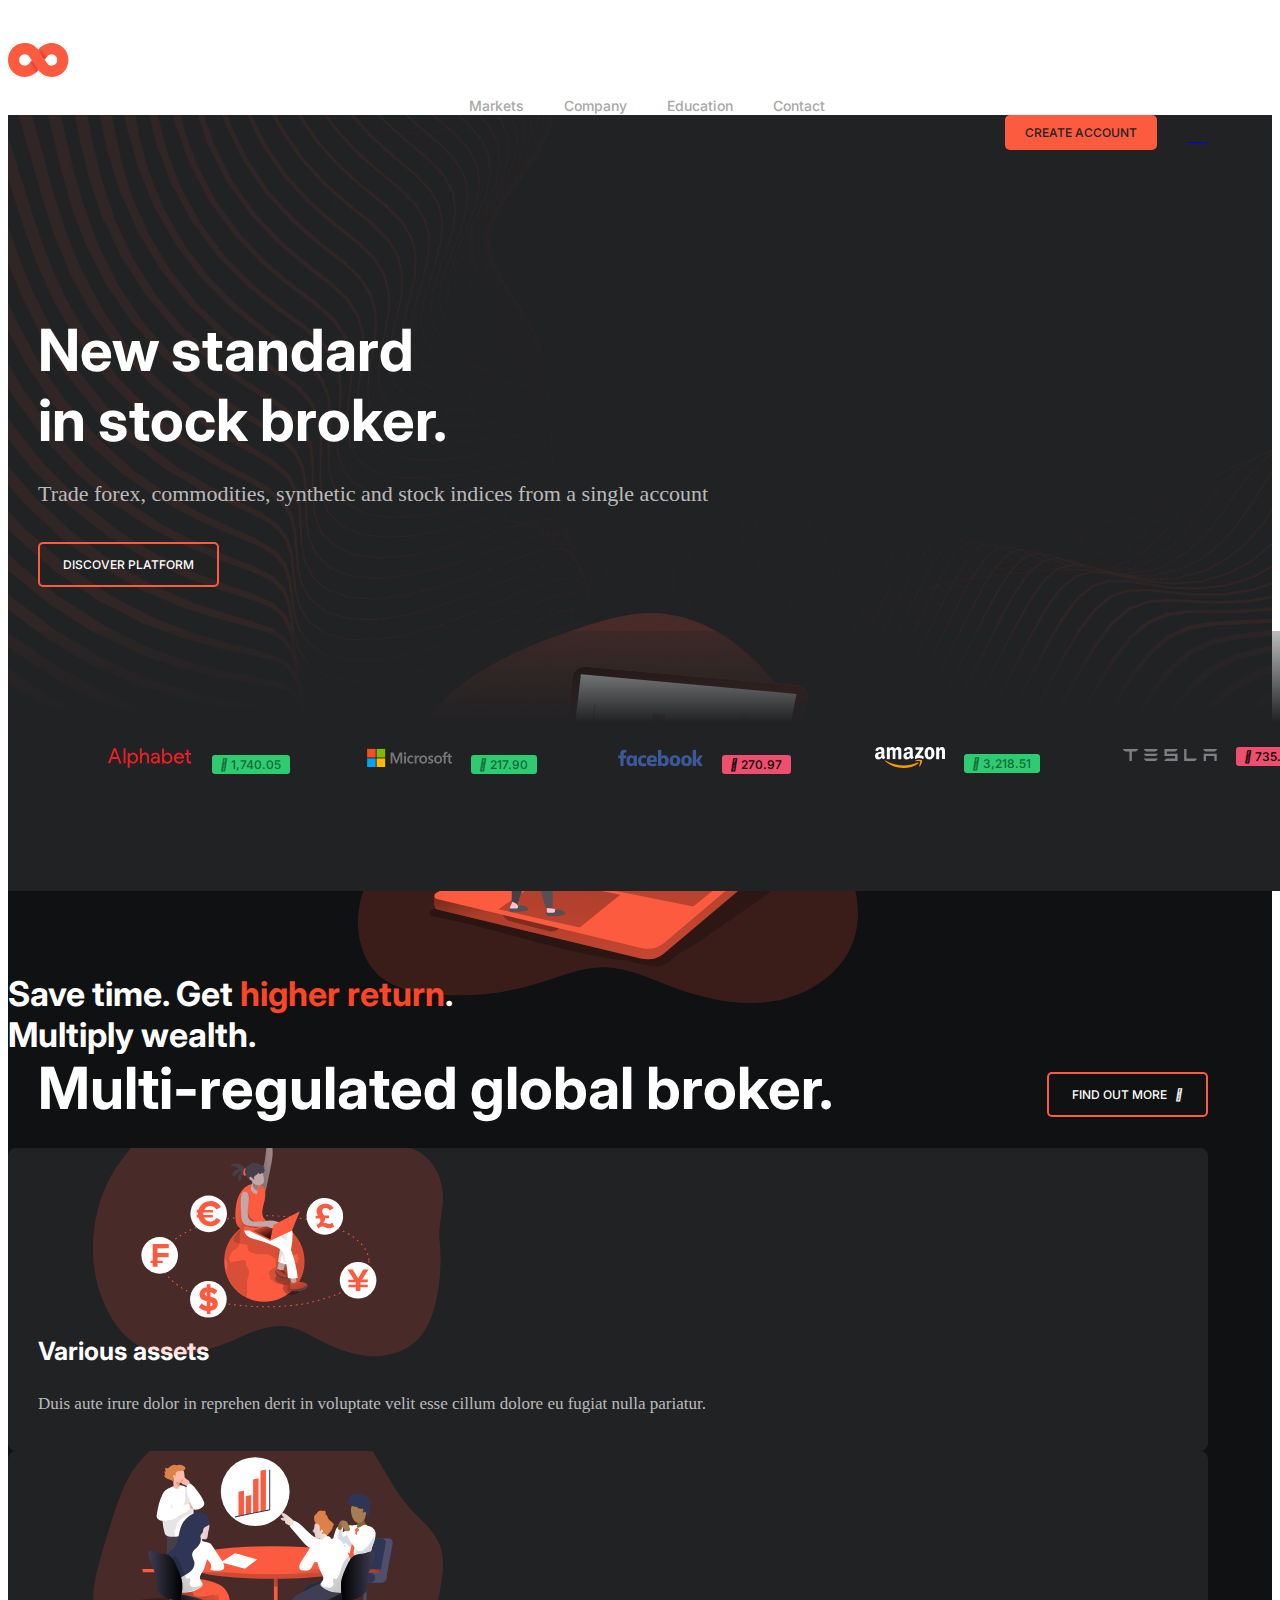
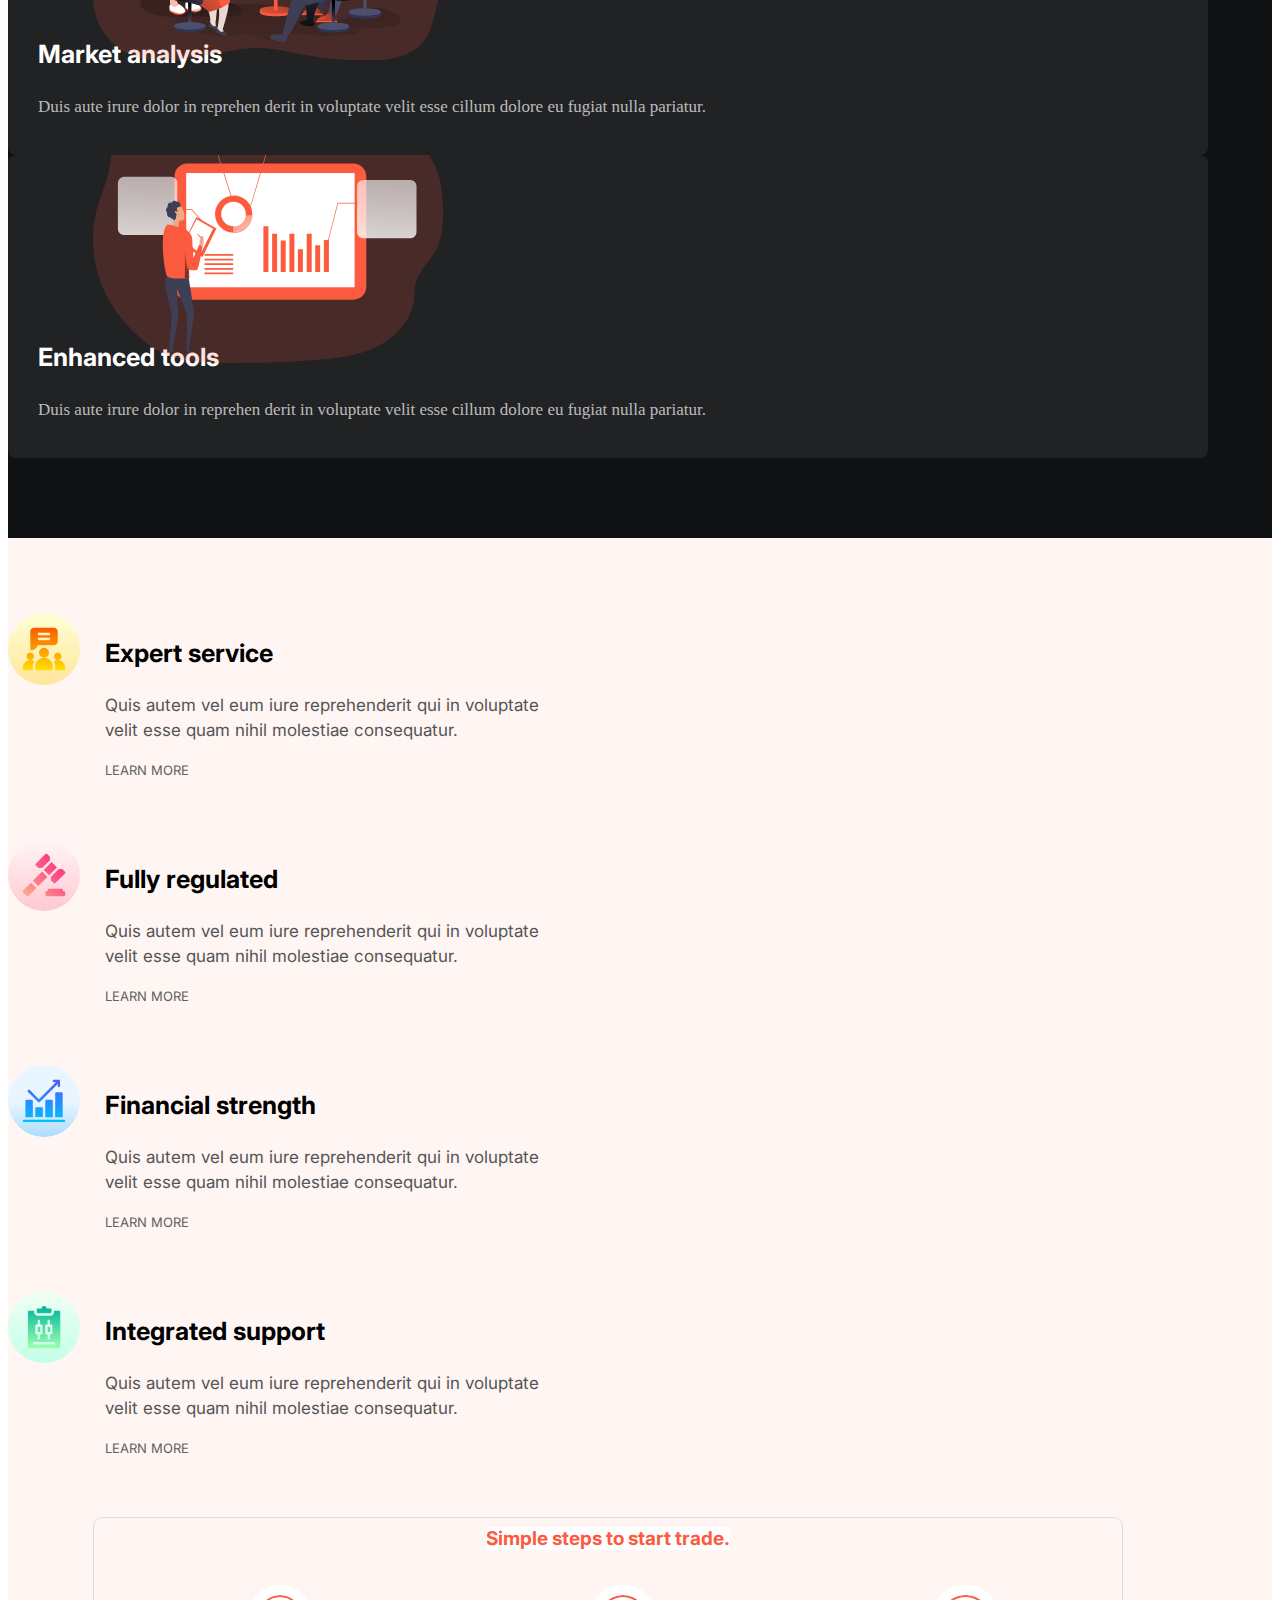
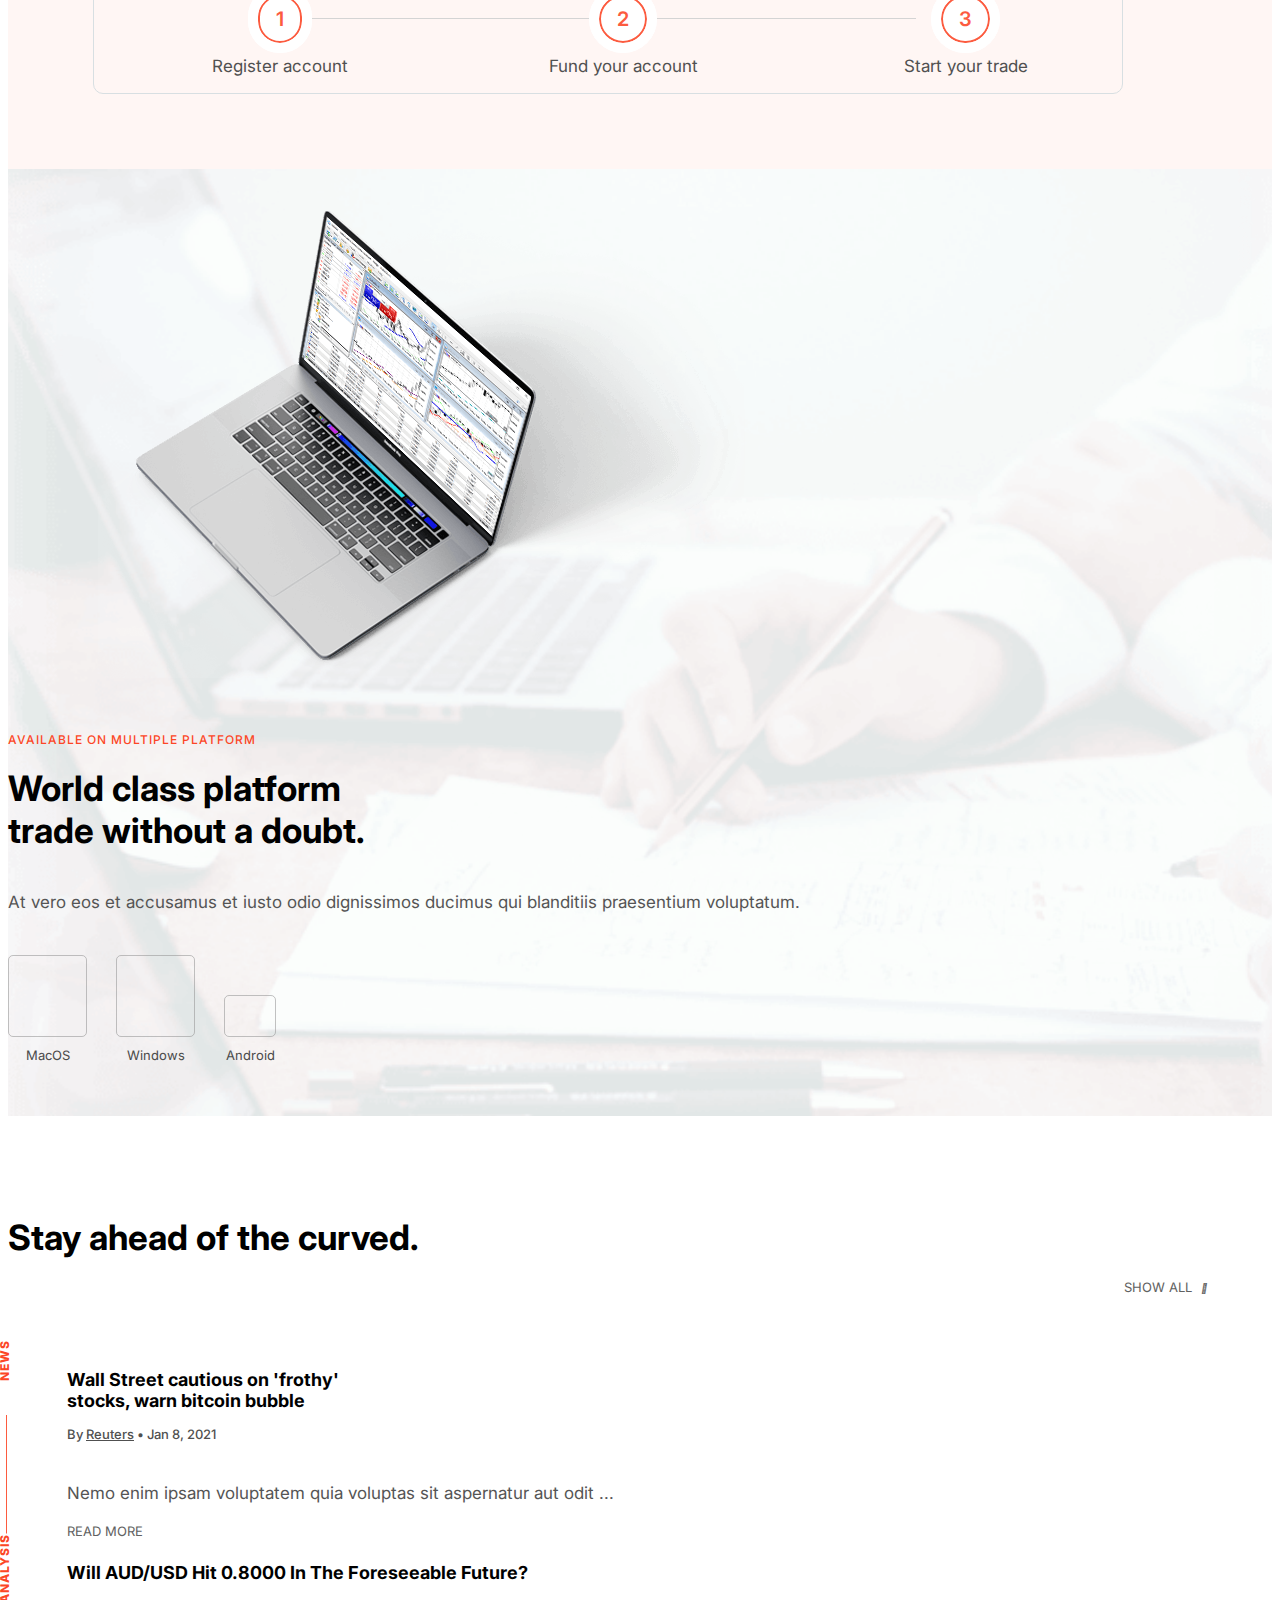
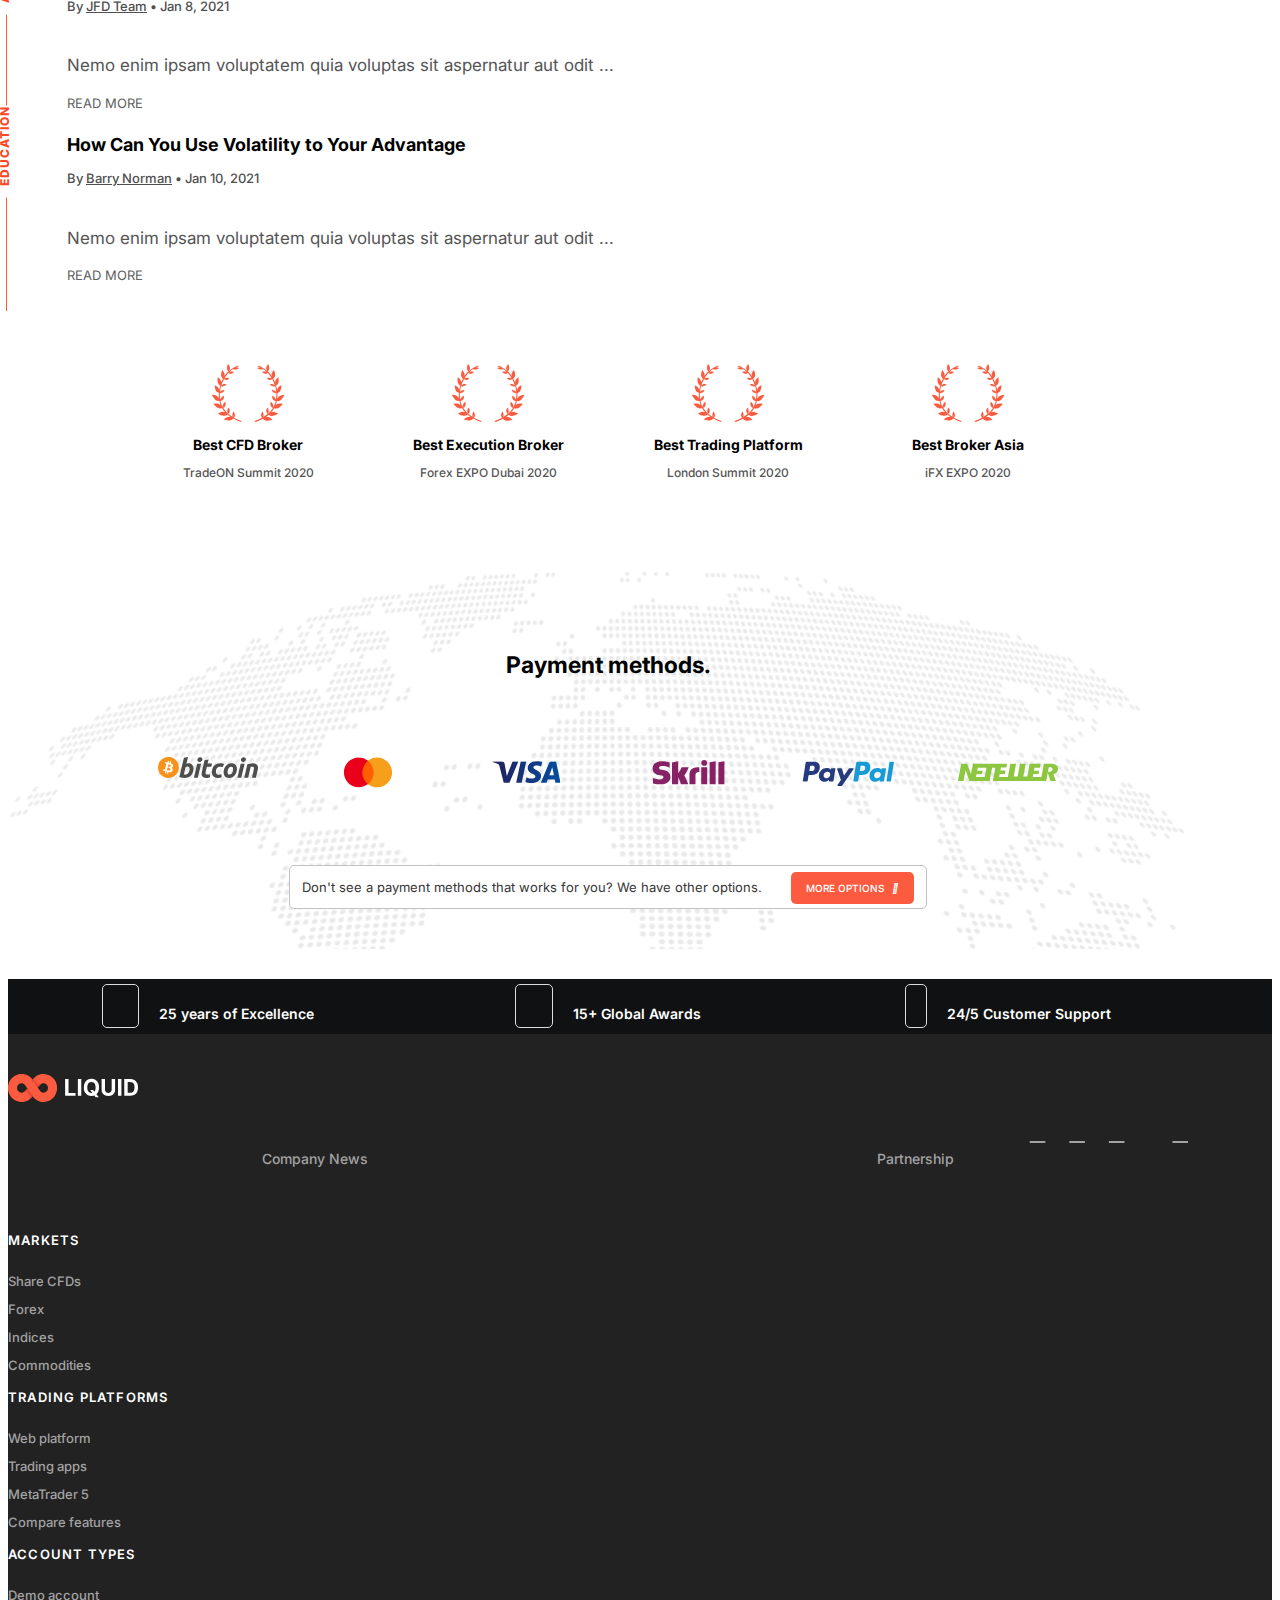
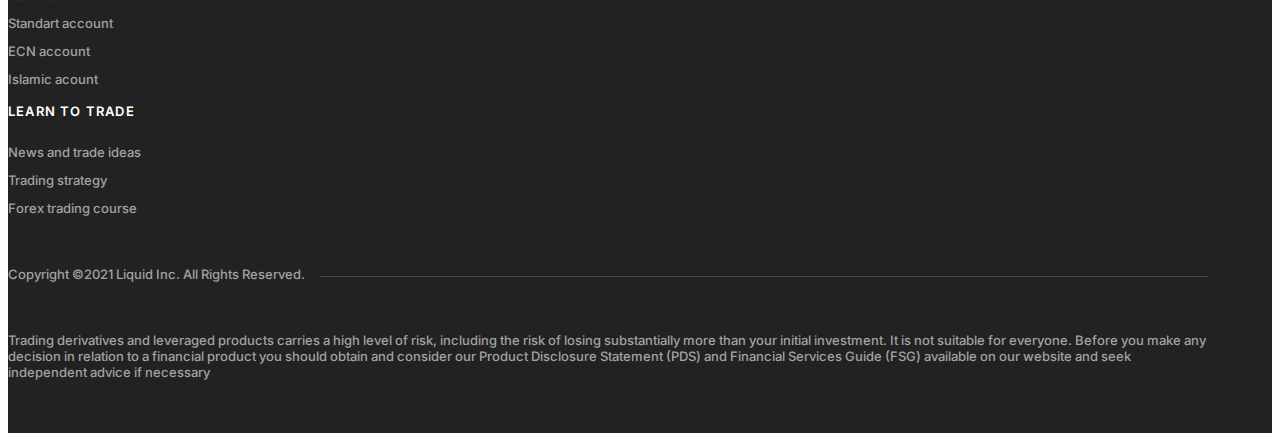
<file: index.html>
<!DOCTYPE html>
<html lang="en">
  <head>
    <meta charset="UTF-8" />
    <meta http-equiv="X-UA-Compatible" content="IE=edge" />
    <meta name="viewport" content="width=device-width, initial-scale=1.0" />
    <link rel="icon" href="img/icon.png">
    <title>Liquid - Investment Website</title>
    <!-- bootstrap -->
    <link
      href="https://cdn.jsdelivr.net/npm/bootstrap@5.0.0-beta3/dist/css/bootstrap.min.css"
      rel="stylesheet"
      integrity="sha384-eOJMYsd53ii+scO/bJGFsiCZc+5NDVN2yr8+0RDqr0Ql0h+rP48ckxlpbzKgwra6"
      crossorigin="anonymous"
    />
    <link
      rel="stylesheet"
      href="https://maxcdn.bootstrapcdn.com/font-awesome/4.5.0/css/font-awesome.min.css"
    />
    <!-- font awesome -->
    <link
      rel="stylesheet"
      href="https://cdnjs.cloudflare.com/ajax/libs/font-awesome/5.15.3/css/all.min.css"
      integrity="sha512-iBBXm8fW90+nuLcSKlbmrPcLa0OT92xO1BIsZ+ywDWZCvqsWgccV3gFoRBv0z+8dLJgyAHIhR35VZc2oM/gI1w=="
      crossorigin="anonymous"
      referrerpolicy="no-referrer"
    />
    <!-- Google font -->
    <link rel="preconnect" href="https://fonts.googleapis.com" />
    <link rel="preconnect" href="https://fonts.gstatic.com" crossorigin />
    <link
      href="https://fonts.googleapis.com/css2?family=Inter:wght@100;200;300;400;500;600;700;800;900&display=swap"
      rel="stylesheet"
    />
    <!-- main css -->
    <link rel="stylesheet" href="style.css" />
    <link rel="stylesheet" href="responsive.css" />
  </head>
  <body>
    <div class="header-section market-page-1">
      <div class="container">
        <div class="row hdr-row">
          <div class="col-lg-2 col-md-2 col-sm-4 col-">
            <div class="hdr-logo">
              <a href="index.html">
                <img src="img/logo.svg" alt="" />
              </a>
            </div>
          </div>
          <div class="col-lg-7 col-md-7 col-sm-8">
            <div class="hdr-nav">
              <input class="check" type="checkbox">
              <span class="three-dot"><i class="fa fa-bars"></i></span>
              <span class="cross"><i class="fas fa-times"></i></span>
              <ul>
                <li><a href="index.html" class="actv-nav">Home</a></li>
                <li><a href="market.html">Markets</a></li>
                <li>
                  <a href="company.html">Company</a>
                </li>
                <li><a href="education.html">Education</a></li>
                <li>
                  <a href="contact.html">Contact</a>
                </li>
                <div class="account-btn non-res-acbtn">
                  <a href="#">Create Account</a>
                  <div class="user-login">
                    <a href="log-in.html">
                      <i class="fas fa-user-circle"></i>
                    </a>
                  </div>
                </div>
              </ul>
            </div>
          </div>
          <div class="col-lg-3 col-md-3">
            <div class="account-btn">
              <a href="#">Create Account</a>
              <div class="user-login">
                <a href="log-in.html">
                  <i class="fas fa-user-circle"></i>
                </a>
              </div>
            </div>
          </div>
        </div>
      </div>
    </div>

    <div class="banner-section">
      <div class="banner-bg">
        <div class="banner-carousel">
          <div class="container-fluid">
            <div class="row">
              <div class="col-lg-12 col-md-12 col-sm-12">
                <div
                  id="carouselExampleControls"
                  class="carousel slide"
                  data-bs-ride="carousel"
                >
                  <div class="carousel-inner">
                    <div class="carousel-item active">
                      <div class="container">
                        <div class="row bann-inner">
                          <div class="col-lg-6 col-md-6 col-sm-6">
                            <div class="banner-text">
                              <h1>New standard<br />in stock broker.</h1>
                              <p>
                                Trade forex, commodities, synthetic and stock
                                indices from a single account
                              </p>
                              <div class="banner-btn">
                                <a href="#">Discover Platform</a>
                              </div>
                            </div>
                          </div>
                          <div class="col-lg-6 col-md-6 col-sm-6">
                            <div class="banner-img">
                              <img src="img/banner-1.svg" alt="" />
                            </div>
                          </div>
                        </div>
                      </div>
                    </div>
                    <div class="carousel-item">
                      <div class="container">
                        <div class="row bann-inner">
                          <div class="col-lg-6 col-md-6 col-sm-6">
                            <div class="banner-text">
                              <h1>Multi-regulated global broker.</h1>
                              <p>
                                A trusted destination for traders worldwide,
                                Authorised by FCA, ASIC &amp; FSCA
                              </p>
                              <div class="banner-btn">
                                <a href="#">Discover Accounts</a>
                              </div>
                            </div>
                          </div>
                          <div class="col-lg-6 col-md-6 col-sm-6">
                            <div class="banner-img">
                              <img src="img/banner-2.svg" alt="" />
                            </div>
                          </div>
                        </div>
                      </div>
                    </div>
                  </div>
                  <button
                    class="carousel-control-prev"
                    type="button"
                    data-bs-target="#carouselExampleControls"
                    data-bs-slide="prev"
                  >
                    <span
                      class="carousel-control-prev-icon"
                      aria-hidden="true"
                    ></span>
                    <span class="visually-hidden">Previous</span>
                  </button>
                  <button
                    class="carousel-control-next"
                    type="button"
                    data-bs-target="#carouselExampleControls"
                    data-bs-slide="next"
                  >
                    <span
                      class="carousel-control-next-icon"
                      aria-hidden="true"
                    ></span>
                    <span class="visually-hidden">Next</span>
                  </button>
                </div>
              </div>
            </div>
          </div>
        </div>
        <div class="banner-bottom">
          <ul>
            <li>
              <img src="img/alphabet.svg" alt="" />
              <span><i class="fas fa-caret-up"></i> 1,740.05</span>
            </li>
            <li>
              <img src="img/microsoft.svg" alt="" />
              <span><i class="fas fa-caret-up"></i> 217.90</span>
            </li>
            <li>
              <img src="img/facebook.svg" alt="" />
              <span class="down-loss"
                ><i class="fas fa-caret-down"></i> 270.97</span
              >
            </li>
            <li>
              <img src="img/amazonsvg.svg" alt="" />
              <span><i class="fas fa-caret-up"></i> 3,218.51</span>
            </li>
            <li>
              <img src="img/tesla.svg" alt="" />
              <span class="down-loss"
                ><i class="fas fa-caret-down"></i> 735.11</span
              >
            </li>
          </ul>
        </div>
      </div>
    </div>

    <div class="tool-section">
      <div class="container">
        <div class="tool-hdr">
          <div class="row">
            <div class="col-lg-6 col-md-6 col-sm-7">
              <div class="tool-hdr-left">
                <h1>
                  Save time. Get <span>higher return</span>. <br />
                  Multiply wealth.
                </h1>
              </div>
            </div>
            <div class="col-lg-6 col-md-6 col-sm-5">
              <div class="banner-btn tool-btn">
                <a href="#"
                  >Find out more <i class="fas fa-chevron-right r-arrow"></i
                ></a>
              </div>
            </div>
          </div>
        </div>
        <div class="tool-item">
          <div class="row">
            <div class="col-lg-4 col-md-6 col-sm-6">
              <div class="tool-item-details">
                <div class="tool-id-img">
                  <img src="img/tool-1.svg" alt="" />
                </div>
                <div class="tool-id-text">
                  <h3>Various assets</h3>
                  <p>
                    Duis aute irure dolor in reprehen derit in voluptate velit
                    esse cillum dolore eu fugiat nulla pariatur.
                  </p>
                </div>
              </div>
            </div>
            <div class="col-lg-4 col-md-6 col-sm-6">
              <div class="tool-item-details">
                <div class="tool-id-img">
                  <img src="img/tool-2.svg" alt="" />
                </div>
                <div class="tool-id-text">
                  <h3>Market analysis</h3>
                  <p>
                    Duis aute irure dolor in reprehen derit in voluptate velit
                    esse cillum dolore eu fugiat nulla pariatur.
                  </p>
                </div>
              </div>
            </div>
            <div class="col-lg-4 col-md-6 col-sm-6">
              <div class="tool-item-details">
                <div class="tool-id-img">
                  <img src="img/tool-3.svg" alt="" />
                </div>
                <div class="tool-id-text">
                  <h3>Enhanced tools</h3>
                  <p>
                    Duis aute irure dolor in reprehen derit in voluptate velit
                    esse cillum dolore eu fugiat nulla pariatur.
                  </p>
                </div>
              </div>
            </div>
          </div>
        </div>
      </div>
    </div>

    <div class="service-section">
      <div class="container">
        <div class="row">
          <div class="col-lg-6 col-md-6 col-sm-12">
            <div class="service-item">
              <div class="service-icon">
                <img src="img/service-1.svg" alt="" />
              </div>
              <div class="service-text">
                <h3>Expert service</h3>
                <p>
                  Quis autem vel eum iure reprehenderit qui in voluptate <br />
                  velit esse quam nihil molestiae consequatur.
                </p>
                <a href="#"
                  >Learn more <i class="fas fa-long-arrow-alt-right"></i
                ></a>
              </div>
            </div>
          </div>
          <div class="col-lg-6 col-md-6 col-sm-12">
            <div class="service-item">
              <div class="service-icon">
                <img src="img/service-2.svg" alt="" />
              </div>
              <div class="service-text">
                <h3>Fully regulated</h3>
                <p>
                  Quis autem vel eum iure reprehenderit qui in voluptate <br />
                  velit esse quam nihil molestiae consequatur.
                </p>
                <a href="#"
                  >Learn more <i class="fas fa-long-arrow-alt-right"></i
                ></a>
              </div>
            </div>
          </div>
        </div>
        <div class="row">
          <div class="col-lg-6 col-md-6 col-sm-12">
            <div class="service-item">
              <div class="service-icon">
                <img src="img/service-3.svg" alt="" />
              </div>
              <div class="service-text">
                <h3>Financial strength</h3>
                <p>
                  Quis autem vel eum iure reprehenderit qui in voluptate <br />
                  velit esse quam nihil molestiae consequatur.
                </p>
                <a href="#"
                  >Learn more <i class="fas fa-long-arrow-alt-right"></i
                ></a>
              </div>
            </div>
          </div>
          <div class="col-lg-6 col-md-6 col-sm-12">
            <div class="service-item">
              <div class="service-icon">
                <img src="img/service-4.svg" alt="" />
              </div>
              <div class="service-text">
                <h3>Integrated support</h3>
                <p>
                  Quis autem vel eum iure reprehenderit qui in voluptate <br />
                  velit esse quam nihil molestiae consequatur.
                </p>
                <a href="#"
                  >Learn more <i class="fas fa-long-arrow-alt-right"></i
                ></a>
              </div>
            </div>
          </div>
        </div>
        <div class="trade-step">
          <div class="trade-step-hdr">
            <p>Simple steps to start trade.</p>
          </div>
          <div class="trade-column-item">
            <div class="trade-column">
              <span class="trade-circle">1</span>
              <p>Register account</p>
            </div>
            <div class="trade-column">
              <span class="trade-circle">2</span>
              <p>Fund your account</p>
            </div>
            <div class="trade-column">
              <span class="trade-circle">3</span>
              <p>Start your trade</p>
            </div>
          </div>
        </div>
      </div>
    </div>

    <div class="platform-section">
      <div class="container">
        <div class="row">
          <div class="col-lg-6 col-md-6 col-sm-12">
            <div class="plat-left-img">
              <img src="img/plat-left.png" alt="" />
            </div>
          </div>
          <div class="col-lg-6 col-md-6 col-sm-12">
            <div class="plat-right-text">
              <p>Available on multiple platform</p>
              <h3>
                World class platform <br />
                trade without a doubt.
              </h3>
              <h6>
                At vero eos et accusamus et iusto odio dignissimos ducimus qui
                blanditiis praesentium voluptatum.
              </h6>
            </div>
            <div class="plat-connect">
              <div class="plat-connect-item">
                <a href="#">
                  <div class="pci-icon">
                    <i class="fab fa-apple"></i>
                  </div>
                  <div class="pci-text">
                    <p>MacOS</p>
                  </div>
                </a>
              </div>
              <div class="plat-connect-item">
                <a href="#">
                  <div class="pci-icon">
                    <i class="fab fa-windows"></i>
                  </div>
                  <div class="pci-text">
                    <p>Windows</p>
                  </div>
                </a>
              </div>
              <div class="plat-connect-item">
                <a href="#">
                  <div class="pci-icon">
                    <i class="fab fa-google-play"></i>
                  </div>
                  <div class="pci-text">
                    <p>Android</p>
                  </div>
                </a>
              </div>
            </div>
          </div>
        </div>
      </div>
    </div>

    <div class="read-section">
      <div class="container">
        <div class="read-hdr">
          <div class="row">
            <div class="col-lg-6 col-sm-9">
              <div class="plat-right-text mt-0 res-h3">
                <h3 class="m-0">Stay ahead of the curved.</h3>
              </div>
            </div>
            <div class="col-lg-6 col-sm-3">
              <div class="service-text tr">
                <a href="#"
                  >Show All <i class="fas fa-chevron-right"></i></i
                ></a>
              </div>
            </div>
          </div>
        </div>
        <div class="read-details">
          <div class="row">
            <div class="col-lg-4 col-sm-6 res-768">
              <div class="read-details-item">
                <div class="rdi-left">
                  <p><span>News</span></p>
                </div>
                <div class="rdi-right">
                  <h5><a href="#">Wall Street cautious on 'frothy' <br> stocks, warn bitcoin bubble</a></h5>
                  <p>
                    By <a href="#">Reuters</a>
                    <span>•</span>
                    Jan 8, 2021
                </p>
                <h6>Nemo enim ipsam voluptatem quia voluptas sit aspernatur aut odit ...</h6>
                <div class="service-text">
                  <a href="#">Read more <i class="fas fa-long-arrow-alt-right"></i></a>
                </div>
                </div>
              </div>
            </div>
            <div class="col-lg-4 col-sm-6 res-768">
              <div class="read-details-item">
                <div class="rdi-left">
                  <p><span>Analysis</span></p>
                </div>
                <div class="rdi-right">
                  <h5><a href="#">Will AUD/USD Hit 0.8000 In The Foreseeable Future?</a></h5>
                  <p>
                    By <a href="#">JFD Team</a>
                    <span>•</span>
                    Jan 8, 2021
                </p>
                <h6>Nemo enim ipsam voluptatem quia voluptas sit aspernatur aut odit ...</h6>
                <div class="service-text">
                  <a href="#">Read more <i class="fas fa-long-arrow-alt-right"></i></a>
                </div>
                </div>
              </div>
            </div>
            <div class="col-lg-4 col-sm-6 res-768">
              <div class="read-details-item">
                <div class="rdi-left">
                  <p><span>Education</span></p>
                </div>
                <div class="rdi-right">
                  <h5><a href="#">How Can You Use Volatility to Your Advantage</a></h5>
                  <p>
                    By <a href="#">Barry Norman</a>
                    <span>•</span>
                    Jan 10, 2021
                </p>
                <h6>Nemo enim ipsam voluptatem quia voluptas sit aspernatur aut odit ...</h6>
                <div class="service-text">
                  <a href="#">Read more <i class="fas fa-long-arrow-alt-right"></i></a>
                </div>
                </div>
              </div>
            </div>
          </div>
        </div>
      </div>
    </div>


    <div class="award-section">
      <div class="container">
        <div class="award-item">
          <div class="award">
            <div class="award-img">
              <img src="img/award.svg" alt="">
            </div>
            <div class="award-text">
              <h6>Best CFD Broker</h6>
              <p>TradeON Summit 2020</p>
            </div>
          </div>
          <div class="award">
            <div class="award-img">
              <img src="img/award.svg" alt="">
            </div>
            <div class="award-text">
              <h6>Best Execution Broker</h6>
              <p>Forex EXPO Dubai 2020</p>
            </div>
          </div>
          <div class="award">
            <div class="award-img">
              <img src="img/award.svg" alt="">
            </div>
            <div class="award-text">
              <h6>Best Trading Platform</h6>
              <p>London Summit 2020</p>
            </div>
          </div>
          <div class="award">
            <div class="award-img">
              <img src="img/award.svg" alt="">
            </div>
            <div class="award-text">
              <h6>Best Broker Asia</h6>
              <p>iFX EXPO 2020</p>
            </div>
          </div>
        </div>
      </div>
    </div>


    <div class="payment-section">
      <div class="container">
        <div class="payment-bg">
          <div class="payment-hdr">
            <h5>Payment methods.</h5>
          </div>
          <div class="award-item">
            <div class="award payment-all">
              <div class="award-img payment-img">
                <img src="img/bitcoin.svg" alt="">
              </div>
            </div>
            <div class="award payment-all">
              <div class="award-img payment-img">
                <img src="img/master-card.svg" alt="">
              </div>
            </div>
            <div class="award payment-all">
              <div class="award-img payment-img">
                <img src="img/visa.svg" alt="">
              </div>
            </div>
            <div class="award payment-all">
              <div class="award-img payment-img">
                <img src="img/skrill.svg" alt="">
              </div>
            </div>
            <div class="award payment-all">
              <div class="award-img payment-img">
                <img src="img/paypal.svg" alt="">
              </div>
            </div>
            <div class="award payment-all">
              <div class="award-img payment-img">
                <img src="img/neteller.svg" alt="">
              </div>
            </div>
          </div>
          <div class="payment-optn">
            <p>Don't see a payment methods that works for you? We have other options. <a href="#">More options <i class="fas fa-chevron-right r-arrow"></i></a></p>
          </div>
        </div>
      </div>
    </div>


    <div class="payment-btm">
      <div class="container">
        <div class="payment-btm-item">
          <div class="pbi-all">
            <div class="pbi-icon">
              <i class="fas fa-history"></i>
            </div>
            <div class="pbi-name">
              <p>
                25 years of Excellence
                </p>
            </div>
          </div>
          <div class="pbi-all">
            <div class="pbi-icon">
              <i class="fas fa-trophy"></i>
            </div>
            <div class="pbi-name">
              <p>
                15+ Global Awards
                </p>
            </div>
          </div>
          <div class="pbi-all">
            <div class="pbi-icon">
              <i class="fas fa-phone-alt"></i>
            </div>
            <div class="pbi-name">
              <p>
                24/5 Customer Support
                </p>
            </div>
          </div>
        </div>
      </div>
    </div>


    <div class="footer-section">
      <div class="container">
        <div class="fooetr-hdr">
          <div class="row">
            <div class="col-lg-6 col-md-6 col-sm-4 fl">
              <div class="footer-hdr-img">
                <a href="index.html">
                  <img src="img/logo.svg" alt="" />
                </a>
              </div>
            </div>
            <div class="col-lg-3 col-md-6 col-sm-8 fr">
              <div class="footer-social">
                <ul>
                  <li><a href="#"><i class="fab fa-facebook-square"></i></a></li>
                  <li><a href="#"><i class="fab fa-twitter"></i></a></li>
                  <li><a href="#"><i class="fab fa-youtube"></i></a></li>
                  <li><a href="#"><i class="fab fa-telegram-plane"></i></a></li>
                  <li><a href="#"><i class="fab fa-instagram"></i></a></li>
                </ul>
              </div>
            </div>
            <div class="col-lg-3 col-md-6 col-sm-12">
              <div class="f-last-text">
                <a href="#">
                  Company News
                </a>
                <a href="#">
                  Partnership
                </a>
              </div>
            </div>
          </div>
        </div>
        <div class="footer-item">
          <div class="row">
            <div class="col-lg-3 col-md-6 col-sm-6">
              <div class="footer-item-details">
                <ul>
                  <li class="list-mb">Markets</li>
                  <li><a href="#">Share CFDs</a></li>
                  <li><a href="#">Forex</a></li>
                  <li><a href="#">Indices</a></li>
                  <li><a href="#">Commodities</a></li>
                </ul>
              </div>
            </div>
            <div class="col-lg-3 col-md-6 col-sm-6">
              <div class="footer-item-details">
                <ul>
                  <li class="list-mb">Trading Platforms</li>
                  <li><a href="#">Web platform</a></li>
                  <li><a href="#">Trading apps</a></li>
                  <li><a href="#">MetaTrader 5</a></li>
                  <li><a href="#">Compare features</a></li>
                </ul>
              </div>
            </div>
            <div class="col-lg- col-md-6 col-sm-6">
              <div class="footer-item-details">
                <ul>
                  <li class="list-mb">Account Types</li>
                  <li><a href="#">Demo account</a></li>
                  <li><a href="#">Standart account</a></li>
                  <li><a href="#">ECN account</a></li>
                  <li><a href="#">Islamic acount</a></li>
                </ul>
              </div>
            </div>
            <div class="col-lg-3 col-md-6 col-sm-6">
              <div class="footer-item-details">
                <ul>
                  <li class="list-mb">Learn to Trade</li>
                  <li><a href="#">News and trade ideas</a></li>
                  <li><a href="#">Trading strategy</a></li>
                  <li><a href="#">Forex trading course</a></li>
                </ul>
              </div>
            </div>
          </div>
        </div>
        <div class="footer-copyright">
          <p><span>Copyright ©2021 Liquid Inc. All Rights Reserved.</span></p>
        </div>
        <div class="footer-trade-text">
          <p>Trading derivatives and leveraged products carries a high level of risk, including the risk of losing substantially more than your initial investment. It is not suitable for everyone. Before you make any decision in relation to a financial product you should obtain and consider our Product Disclosure Statement (PDS) and Financial Services Guide (FSG) available on our website and seek independent advice if necessary</p>
        </div>
        <div class="click-to-top-btn">
          <a href="#"><i class="fas fa-chevron-up"></i></a>
        </div>
      </div>
    </div>


    <script
      src="https://cdn.jsdelivr.net/npm/bootstrap@5.0.0-beta3/dist/js/bootstrap.bundle.min.js"
      integrity="sha384-JEW9xMcG8R+pH31jmWH6WWP0WintQrMb4s7ZOdauHnUtxwoG2vI5DkLtS3qm9Ekf"
      crossorigin="anonymous"
    ></script>
  </body>
</html>
</file>
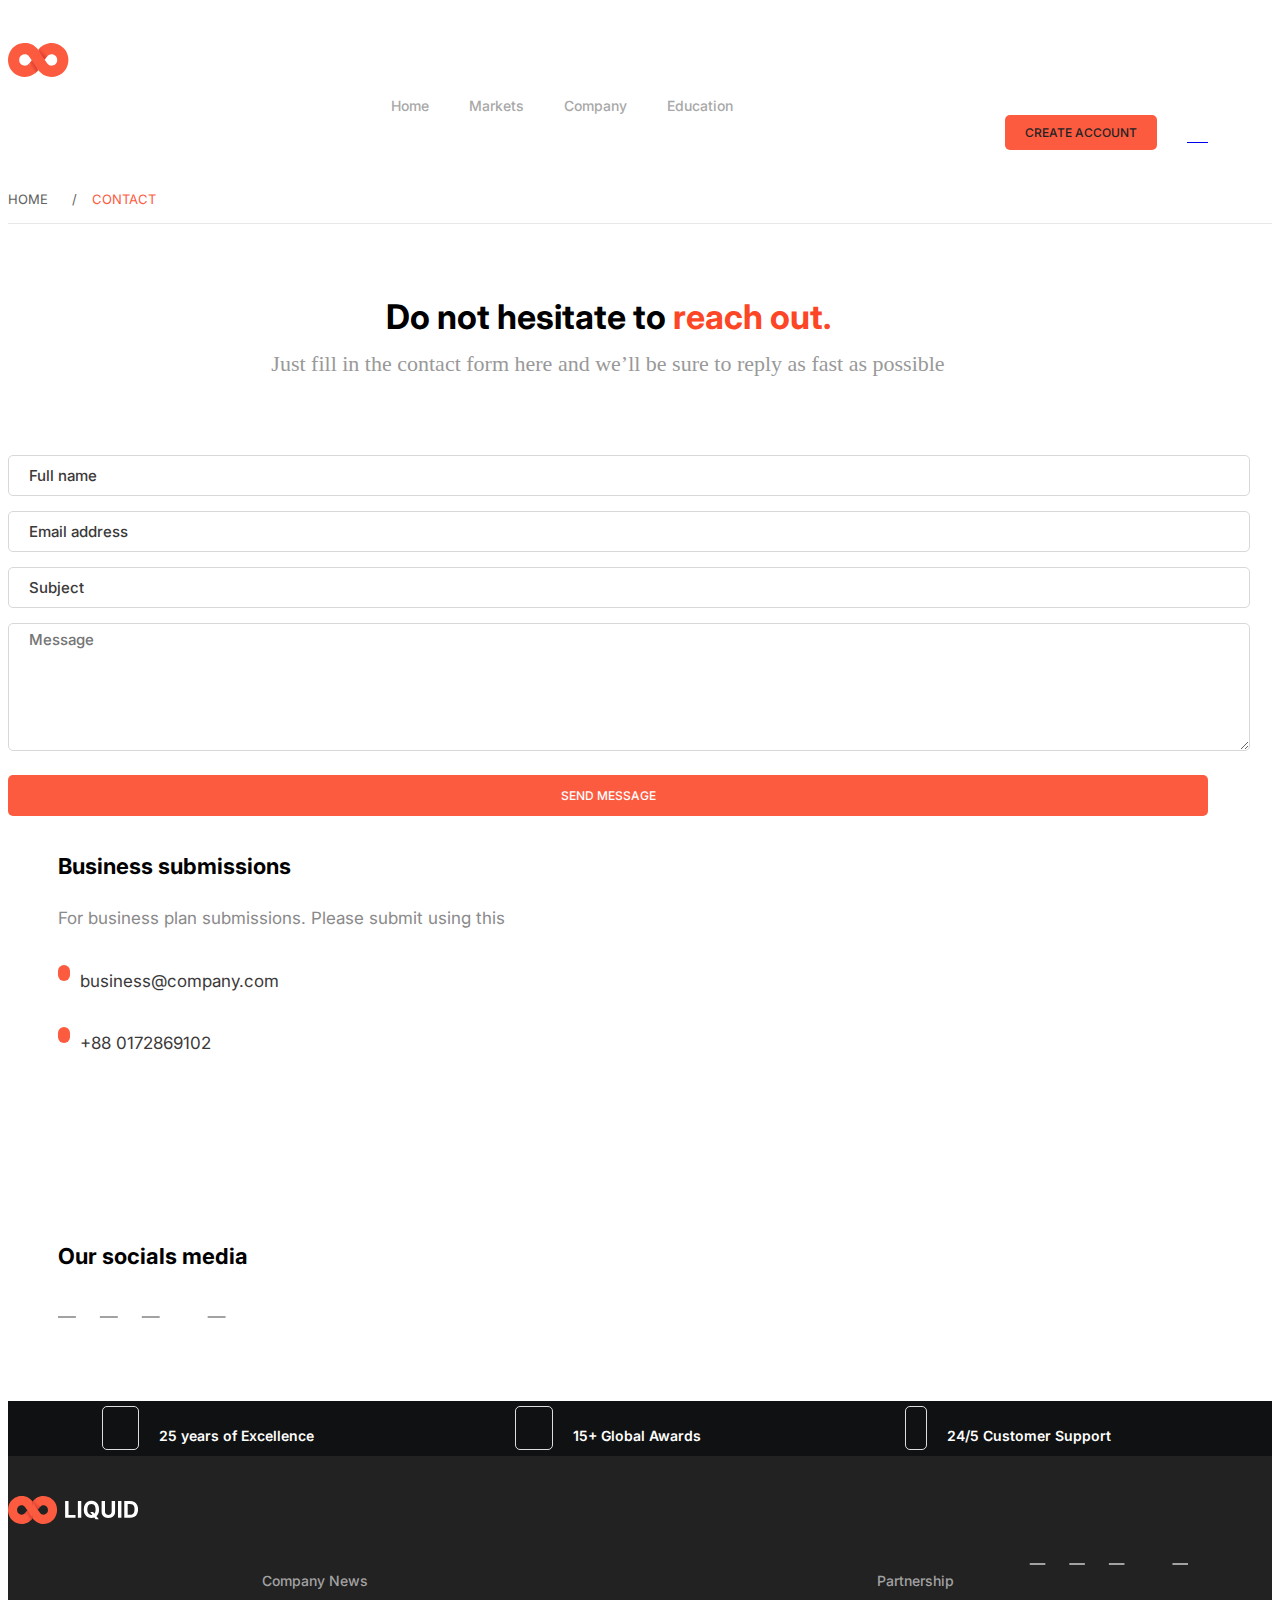
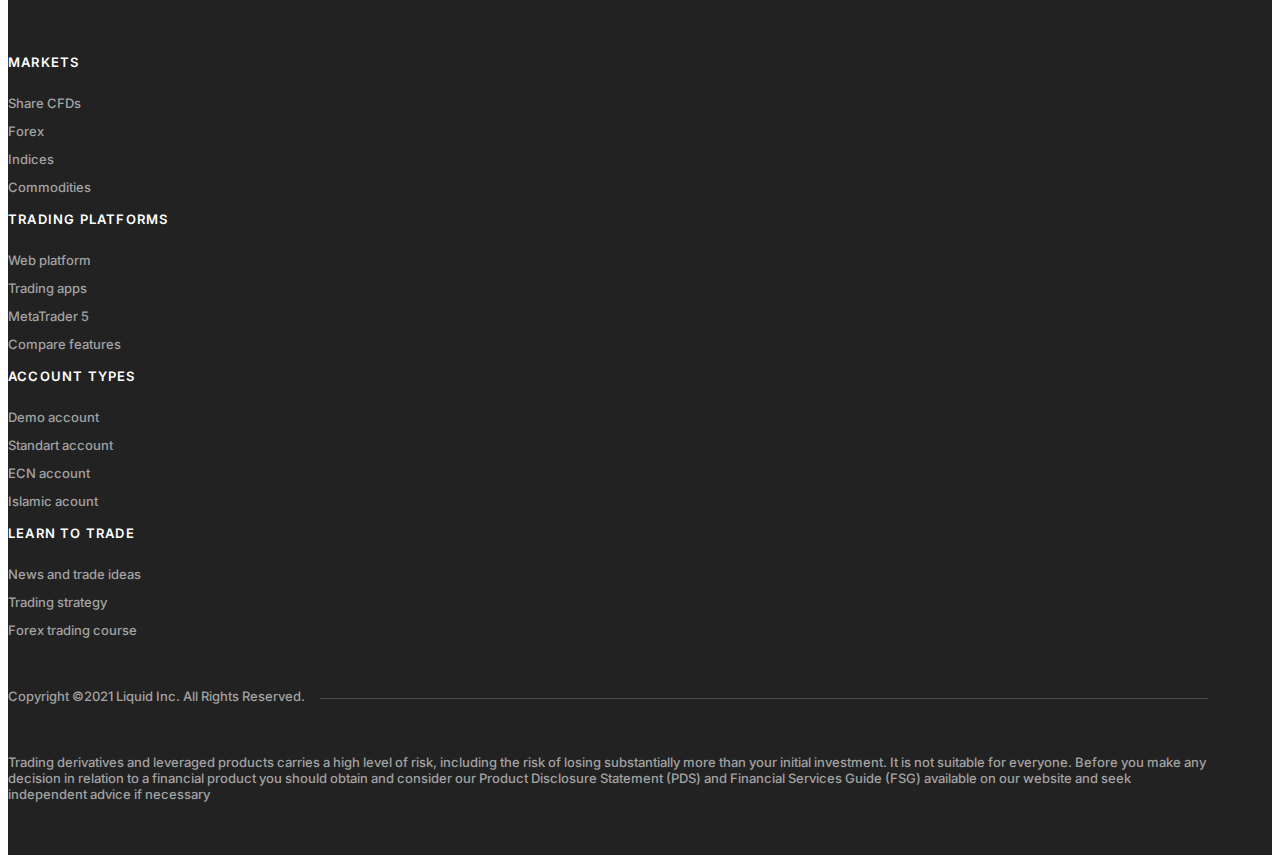
<file: contact.html>
<!DOCTYPE html>
<html lang="en">
  <head>
    <meta charset="UTF-8" />
    <meta http-equiv="X-UA-Compatible" content="IE=edge" />
    <meta name="viewport" content="width=device-width, initial-scale=1.0" />
    <link rel="icon" href="img/icon.png" />
    <title>Liquid - Investment Website</title>
    <!-- bootstrap -->
    <link
      href="https://cdn.jsdelivr.net/npm/bootstrap@5.0.0-beta3/dist/css/bootstrap.min.css"
      rel="stylesheet"
      integrity="sha384-eOJMYsd53ii+scO/bJGFsiCZc+5NDVN2yr8+0RDqr0Ql0h+rP48ckxlpbzKgwra6"
      crossorigin="anonymous"
    />
    <link
      rel="stylesheet"
      href="https://maxcdn.bootstrapcdn.com/font-awesome/4.5.0/css/font-awesome.min.css"
    />
    <!-- font awesome -->
    <link
      rel="stylesheet"
      href="https://cdnjs.cloudflare.com/ajax/libs/font-awesome/5.15.3/css/all.min.css"
      integrity="sha512-iBBXm8fW90+nuLcSKlbmrPcLa0OT92xO1BIsZ+ywDWZCvqsWgccV3gFoRBv0z+8dLJgyAHIhR35VZc2oM/gI1w=="
      crossorigin="anonymous"
      referrerpolicy="no-referrer"
    />
    <!-- Google font -->
    <link rel="preconnect" href="https://fonts.googleapis.com" />
    <link rel="preconnect" href="https://fonts.gstatic.com" crossorigin />
    <link
      href="https://fonts.googleapis.com/css2?family=Inter:wght@100;200;300;400;500;600;700;800;900&display=swap"
      rel="stylesheet"
    />
    <!-- main css -->
    <link rel="stylesheet" href="style.css" />
    <link rel="stylesheet" href="responsive.css" />
  </head>
  <body>
    <div class="header-section market-page-1">
      <div class="container">
        <div class="row hdr-row">
          <div class="col-lg-2 col-md-2 col-sm-4 col-">
            <div class="hdr-logo">
              <a href="index.html">
                <img src="img/logo.svg" alt="" />
              </a>
            </div>
          </div>
          <div class="col-lg-7 col-md-7 col-sm-8">
            <div class="hdr-nav">
              <input class="check" type="checkbox" />
              <span class="three-dot"><i class="fa fa-bars"></i></span>
              <span class="cross"><i class="fas fa-times"></i></span>
              <ul>
                <li><a href="index.html">Home</a></li>
                <li><a href="market.html">Markets</a></li>
                <li>
                  <a href="company.html">Company</a>
                </li>
                <li><a href="education.html">Education</a></li>
                <li>
                  <a href="contact.html" class="actv-nav">Contact</a>
                </li>
                <div class="account-btn non-res-acbtn">
                  <a href="#">Create Account</a>
                  <div class="user-login">
                    <a href="log-in.html">
                      <i class="fas fa-user-circle"></i>
                    </a>
                  </div>
                </div>
              </ul>
            </div>
          </div>
          <div class="col-lg-3 col-md-3">
            <div class="account-btn">
              <a href="#">Create Account</a>
              <div class="user-login">
                <a href="log-in.html">
                  <i class="fas fa-user-circle"></i>
                </a>
              </div>
            </div>
          </div>
        </div>
      </div>
    </div>

    <div class="market-hdr">
      <div class="container">
        <div class="m-hdr">
          <a href="#">Home</a>
          <span>Contact</span>
        </div>
      </div>
    </div>

    <div class="contact-hdr">
      <div class="container">
        <div class="tool-hdr-left m-tool">
          <h1>Do not hesitate to <span>reach out.</span></h1>
        </div>
        <div class="banner-text m-bt com-p">
          <p>
            Just fill in the contact form here and we’ll be sure to reply as
            fast as possible
          </p>
        </div>
      </div>
    </div>

    <div class="contact-section">
      <div class="container">
        <div class="row">
          <div class="col-lg-6 col-md-12">
            <div class="contact-left">
              <input type="text" placeholder="Full name" />
              <input type="email" placeholder="Email address" />
              <input type="text" placeholder="Subject" />
              <textarea
                name=""
                placeholder="Message"
                cols="30"
                rows="6"
              ></textarea>
              <div class="submit-btn">
                <a href="#">Send Message</a>
              </div>
            </div>
          </div>
          <div class="col-lg-6 col-md-12">
            <div class="contact-right">
              <div class="tm-text con-text">
                <h5>Business submissions</h5>
              </div>
              <div class="c-text cou-p">
                <p>For business plan submissions. Please submit using this</p>
              </div>
              <div class="course-name con-name">
                <div class="c-icon con-icon">
                  <i class="fas fa-envelope"></i>
                </div>
                <div class="c-text cou-p con-p">
                  <p>business@company.com</p>
                </div>
              </div>
              <div class="course-name con-name">
                <div class="c-icon con-icon">
                  <i class="fas fa-phone"></i>
                </div>
                <div class="c-text cou-p con-p">
                  <p>+88 0172869102</p>
                </div>
              </div>
              <div class="contant-social">
                <div class="tm-text con-text">
                  <h5>Our socials media</h5>
                </div>
                <div class="footer-social con-social">
                  <ul>
                    <li>
                      <a href="#"><i class="fab fa-facebook-square"></i></a>
                    </li>
                    <li>
                      <a href="#"><i class="fab fa-twitter"></i></a>
                    </li>
                    <li>
                      <a href="#"><i class="fab fa-youtube"></i></a>
                    </li>
                    <li>
                      <a href="#"><i class="fab fa-telegram-plane"></i></a>
                    </li>
                    <li>
                      <a href="#"><i class="fab fa-instagram"></i></a>
                    </li>
                  </ul>
                </div>
              </div>
            </div>
          </div>
        </div>
      </div>
    </div>

    <div class="payment-btm">
      <div class="container">
        <div class="payment-btm-item">
          <div class="pbi-all">
            <div class="pbi-icon">
              <i class="fas fa-history"></i>
            </div>
            <div class="pbi-name">
              <p>25 years of Excellence</p>
            </div>
          </div>
          <div class="pbi-all">
            <div class="pbi-icon">
              <i class="fas fa-trophy"></i>
            </div>
            <div class="pbi-name">
              <p>15+ Global Awards</p>
            </div>
          </div>
          <div class="pbi-all">
            <div class="pbi-icon">
              <i class="fas fa-phone-alt"></i>
            </div>
            <div class="pbi-name">
              <p>24/5 Customer Support</p>
            </div>
          </div>
        </div>
      </div>
    </div>

    <div class="footer-section">
      <div class="container">
        <div class="fooetr-hdr">
          <div class="row">
            <div class="col-lg-6 col-md-6 col-sm-4 fl">
              <div class="footer-hdr-img">
                <a href="index.html">
                  <img src="img/logo.svg" alt="" />
                </a>
              </div>
            </div>
            <div class="col-lg-3 col-md-6 col-sm-8 fr">
              <div class="footer-social">
                <ul>
                  <li>
                    <a href="#"><i class="fab fa-facebook-square"></i></a>
                  </li>
                  <li>
                    <a href="#"><i class="fab fa-twitter"></i></a>
                  </li>
                  <li>
                    <a href="#"><i class="fab fa-youtube"></i></a>
                  </li>
                  <li>
                    <a href="#"><i class="fab fa-telegram-plane"></i></a>
                  </li>
                  <li>
                    <a href="#"><i class="fab fa-instagram"></i></a>
                  </li>
                </ul>
              </div>
            </div>
            <div class="col-lg-3 col-md-6 col-sm-12">
              <div class="f-last-text">
                <a href="#"> Company News </a>
                <a href="#"> Partnership </a>
              </div>
            </div>
          </div>
        </div>
        <div class="footer-item">
          <div class="row">
            <div class="col-lg-3 col-md-6 col-sm-6">
              <div class="footer-item-details">
                <ul>
                  <li class="list-mb">Markets</li>
                  <li><a href="#">Share CFDs</a></li>
                  <li><a href="#">Forex</a></li>
                  <li><a href="#">Indices</a></li>
                  <li><a href="#">Commodities</a></li>
                </ul>
              </div>
            </div>
            <div class="col-lg-3 col-md-6 col-sm-6">
              <div class="footer-item-details">
                <ul>
                  <li class="list-mb">Trading Platforms</li>
                  <li><a href="#">Web platform</a></li>
                  <li><a href="#">Trading apps</a></li>
                  <li><a href="#">MetaTrader 5</a></li>
                  <li><a href="#">Compare features</a></li>
                </ul>
              </div>
            </div>
            <div class="col-lg- col-md-6 col-sm-6">
              <div class="footer-item-details">
                <ul>
                  <li class="list-mb">Account Types</li>
                  <li><a href="#">Demo account</a></li>
                  <li><a href="#">Standart account</a></li>
                  <li><a href="#">ECN account</a></li>
                  <li><a href="#">Islamic acount</a></li>
                </ul>
              </div>
            </div>
            <div class="col-lg-3 col-md-6 col-sm-6">
              <div class="footer-item-details">
                <ul>
                  <li class="list-mb">Learn to Trade</li>
                  <li><a href="#">News and trade ideas</a></li>
                  <li><a href="#">Trading strategy</a></li>
                  <li><a href="#">Forex trading course</a></li>
                </ul>
              </div>
            </div>
          </div>
        </div>
        <div class="footer-copyright">
          <p><span>Copyright ©2021 Liquid Inc. All Rights Reserved.</span></p>
        </div>
        <div class="footer-trade-text">
          <p>
            Trading derivatives and leveraged products carries a high level of
            risk, including the risk of losing substantially more than your
            initial investment. It is not suitable for everyone. Before you make
            any decision in relation to a financial product you should obtain
            and consider our Product Disclosure Statement (PDS) and Financial
            Services Guide (FSG) available on our website and seek independent
            advice if necessary
          </p>
        </div>
        <div class="click-to-top-btn">
          <a href="#"><i class="fas fa-chevron-up"></i></a>
        </div>
      </div>
    </div>

    <script
      src="https://cdn.jsdelivr.net/npm/bootstrap@5.0.0-beta3/dist/js/bootstrap.bundle.min.js"
      integrity="sha384-JEW9xMcG8R+pH31jmWH6WWP0WintQrMb4s7ZOdauHnUtxwoG2vI5DkLtS3qm9Ekf"
      crossorigin="anonymous"
    ></script>
  </body>
</html>
</file>
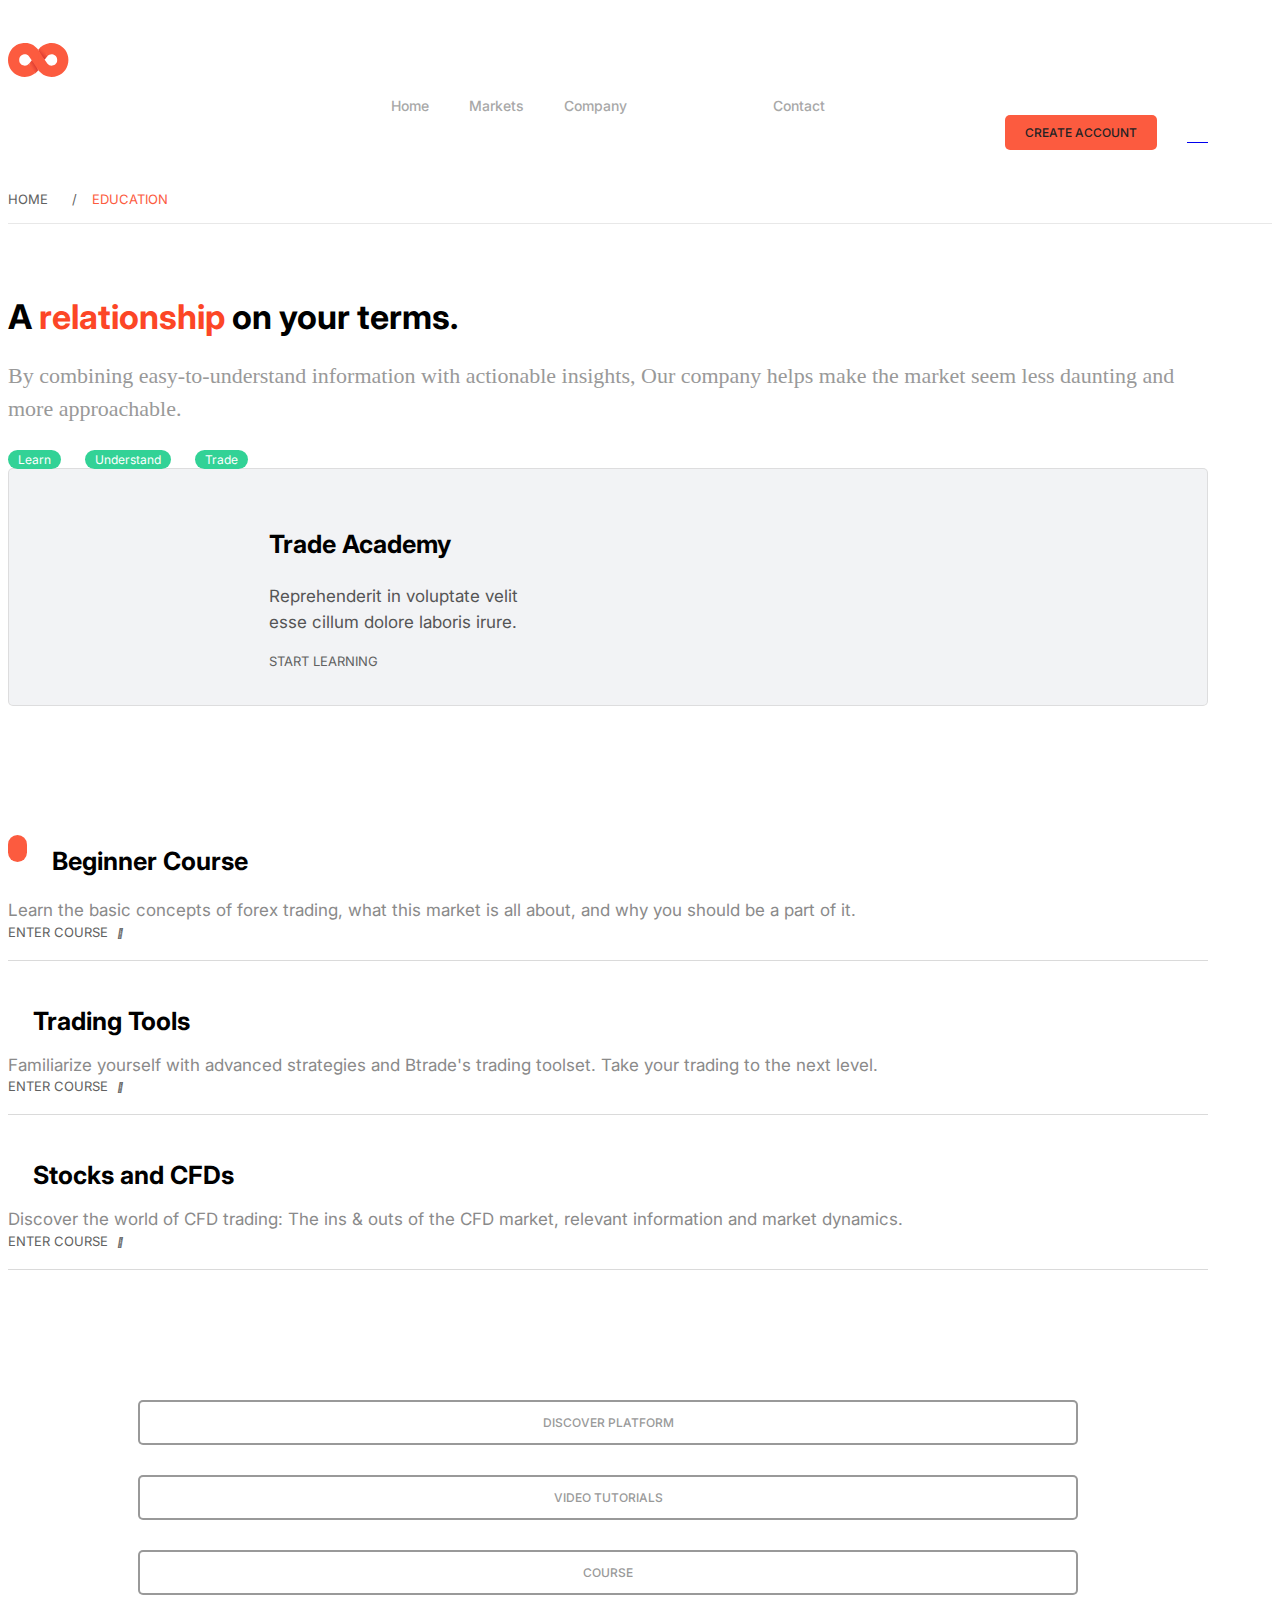
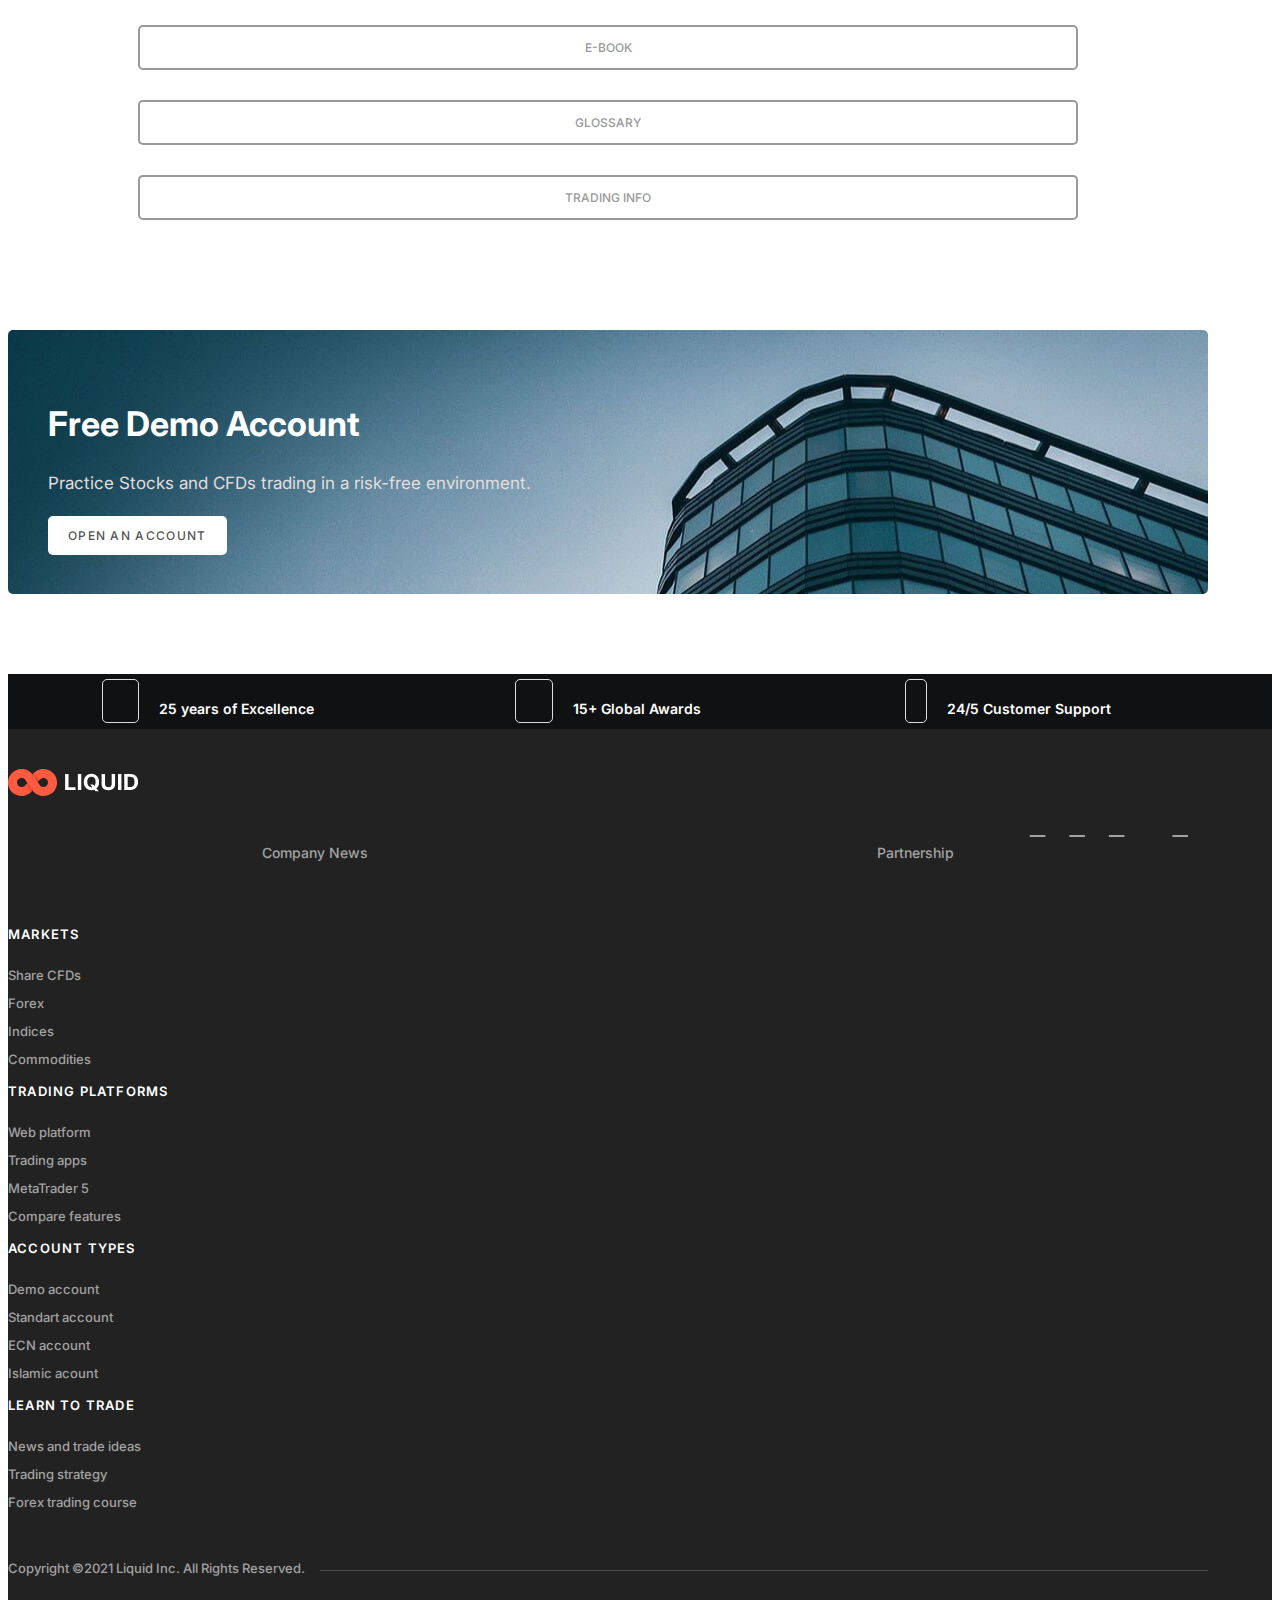
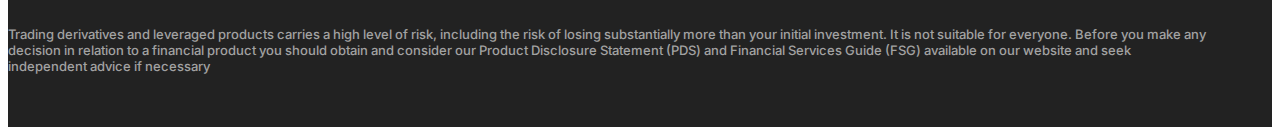
<file: education.html>
<!DOCTYPE html>
<html lang="en">
  <head>
    <meta charset="UTF-8" />
    <meta http-equiv="X-UA-Compatible" content="IE=edge" />
    <meta name="viewport" content="width=device-width, initial-scale=1.0" />
    <link rel="icon" href="img/icon.png" />
    <title>Liquid - Investment Website</title>
    <!-- bootstrap -->
    <link
      href="https://cdn.jsdelivr.net/npm/bootstrap@5.0.0-beta3/dist/css/bootstrap.min.css"
      rel="stylesheet"
      integrity="sha384-eOJMYsd53ii+scO/bJGFsiCZc+5NDVN2yr8+0RDqr0Ql0h+rP48ckxlpbzKgwra6"
      crossorigin="anonymous"
    />
    <link
      rel="stylesheet"
      href="https://maxcdn.bootstrapcdn.com/font-awesome/4.5.0/css/font-awesome.min.css"
    />
    <!-- font awesome -->
    <link
      rel="stylesheet"
      href="https://cdnjs.cloudflare.com/ajax/libs/font-awesome/5.15.3/css/all.min.css"
      integrity="sha512-iBBXm8fW90+nuLcSKlbmrPcLa0OT92xO1BIsZ+ywDWZCvqsWgccV3gFoRBv0z+8dLJgyAHIhR35VZc2oM/gI1w=="
      crossorigin="anonymous"
      referrerpolicy="no-referrer"
    />
    <!-- Google font -->
    <link rel="preconnect" href="https://fonts.googleapis.com" />
    <link rel="preconnect" href="https://fonts.gstatic.com" crossorigin />
    <link
      href="https://fonts.googleapis.com/css2?family=Inter:wght@100;200;300;400;500;600;700;800;900&display=swap"
      rel="stylesheet"
    />
    <!-- main css -->
    <link rel="stylesheet" href="style.css" />
    <link rel="stylesheet" href="responsive.css" />
  </head>
  <body>
    <div class="header-section market-page-1">
      <div class="container">
        <div class="row hdr-row">
          <div class="col-lg-2 col-md-2 col-sm-4 col-">
            <div class="hdr-logo">
              <a href="index.html">
                <img src="img/logo.svg" alt="" />
              </a>
            </div>
          </div>
          <div class="col-lg-7 col-md-7 col-sm-8">
            <div class="hdr-nav">
              <input class="check" type="checkbox">
              <span class="three-dot"><i class="fa fa-bars"></i></span>
              <span class="cross"><i class="fas fa-times"></i></span>
              <ul>
                <li><a href="index.html" >Home</a></li>
                <li><a href="market.html">Markets</a></li>
                <li>
                  <a href="company.html" >Company</a>
                </li>
                <li><a href="education.html" class="actv-nav">Education</a></li>
                <li>
                  <a href="contact.html">Contact</a>
                </li>
                <div class="account-btn non-res-acbtn">
                  <a href="#">Create Account</a>
                  <div class="user-login">
                    <a href="log-in.html">
                      <i class="fas fa-user-circle"></i>
                    </a>
                  </div>
                </div>
              </ul>
            </div>
          </div>
          <div class="col-lg-3 col-md-3">
            <div class="account-btn">
              <a href="#">Create Account</a>
              <div class="user-login">
                <a href="log-in.html">
                  <i class="fas fa-user-circle"></i>
                </a>
              </div>
            </div>
          </div>
        </div>
      </div>
    </div>

    <div class="market-hdr">
      <div class="container">
        <div class="m-hdr">
          <a href="#">Home</a>
          <span>Education</span>
        </div>
      </div>
    </div>

    <div class="market-terms">
      <div class="container">
        <div class="edu-top">
          <div class="row">
            <div class="col-lg-7 col-md-6 col-sm-12">
              <div class="tool-hdr-left m-tool">
                <h1>A <span>relationship</span> on your terms.</h1>
              </div>
              <div class="banner-text m-bt">
                <p>
                  By combining easy-to-understand information with actionable
                  insights, Our company helps make the market seem less daunting
                  and more approachable.
                </p>
              </div>
              <div class="tool-all">
                <span>Learn</span>
                <i class="fas fa-arrows-alt-h"></i>
                <span>Understand</span>
                <i class="fas fa-arrows-alt-h"></i>
                <span>Trade</span>
              </div>
            </div>
            <div class="col-lg-5 col-md-6 col-sm-12">
              <div class="academy-page">
                <div class="service-text">
                  <h3>Trade Academy</h3>
                  <p>
                    Reprehenderit in voluptate velit <br />
                    esse cillum dolore laboris irure.
                  </p>
                  <a href="#"
                    >Start Learning <i class="fas fa-long-arrow-alt-right"></i
                  ></a>
                </div>
                <div class="academy-icon">
                  <i class="fas fa-user-graduate"></i>
                </div>
              </div>
            </div>
          </div>
        </div>
      </div>
    </div>

    <div class="course-section">
      <div class="container">
        <div class="course-item">
          <div class="row">
            <div class="col-lg-4 col-md-12">
              <div class="course-name">
                <div class="c-icon cou-icon">
                  <i class="fas fa-users"></i>
                </div>
                <div class="c-text cou-text">
                  <h3>Beginner Course</h3>
                </div>
              </div>
            </div>
            <div class="col-lg-6 col-md-12">
              <div class="c-text cou-p">
                <p>
                  Learn the basic concepts of forex trading, what this market is
                  all about, and why you should be a part of it.
                </p>
              </div>
            </div>
            <div class="col-lg-2 col-md-12">
              <div class="service-text cou-i">
                <a href="#"
                  >Enter Course <i class="fas fa-chevron-right"></i></i
                ></a>
              </div>
            </div>
          </div>
        </div>
        <div class="course-item">
            <div class="row">
              <div class="col-lg-4">
                <div class="course-name">
                  <div class="c-icon cou-icon">
                    <i class="fas fa-tools"></i>
                  </div>
                  <div class="c-text cou-text">
                    <h3>Trading Tools</h3>
                  </div>
                </div>
              </div>
              <div class="col-lg-6">
                <div class="c-text cou-p">
                  <p>
                    Familiarize yourself with advanced strategies and Btrade's trading toolset. Take your trading to the next level.
                  </p>
                </div>
              </div>
              <div class="col-lg-2">
                <div class="service-text cou-i">
                  <a href="#"
                    >Enter Course <i class="fas fa-chevron-right"></i></i
                  ></a>
                </div>
              </div>
            </div>
          </div>
          <div class="course-item">
            <div class="row">
              <div class="col-lg-4">
                <div class="course-name">
                  <div class="c-icon cou-icon">
                    <i class="fas fa-chart-area"></i>
                  </div>
                  <div class="c-text cou-text">
                    <h3>Stocks and CFDs</h3>
                  </div>
                </div>
              </div>
              <div class="col-lg-6">
                <div class="c-text cou-p">
                  <p>
                    Discover the world of CFD trading: The ins & outs of the CFD market, relevant information and market dynamics.
                  </p>
                </div>
              </div>
              <div class="col-lg-2">
                <div class="service-text cou-i">
                  <a href="#"
                    >Enter Course <i class="fas fa-chevron-right"></i></i
                  ></a>
                </div>
              </div>
            </div>
          </div>
      </div>
      </div>
    </div>


    <div class="features-section">
        <div class="container">
            <div class="f-inner">
                <div class="row">
                    <div class="col-lg-4">
                        <div class="banner-btn f-btn">
                            <a href="#">Discover Platform</a>
                          </div>
                    </div>
                    <div class="col-lg-4">
                        <div class="banner-btn f-btn">
                            <a href="#">Video Tutorials</a>
                          </div>
                    </div>
                    <div class="col-lg-4">
                        <div class="banner-btn f-btn">
                            <a href="#">Course</a>
                          </div>
                    </div>
                </div>
                <div class="row">
                    <div class="col-lg-4">
                        <div class="banner-btn f-btn">
                            <a href="#">E-Book</a>
                          </div>
                    </div>
                    <div class="col-lg-4">
                        <div class="banner-btn f-btn">
                            <a href="#">Glossary</a>
                          </div>
                    </div>
                    <div class="col-lg-4">
                        <div class="banner-btn f-btn">
                            <a href="#">Trading Info</a>
                          </div>
                    </div>
                </div>
            </div>
        </div>
    </div>


    <div class="demo-acc">
        <div class="container">
            <div class="row">
              <div class="col-lg-12 col-md-12 col-sm-12">
                <div class="demo-bg">
                  <div class="tool-hdr-left m-tool demo-hdr">
                      <h1>Free Demo Account</h1>
                    </div>
                    <div class="c-text cou-p demo-p">
                      <p>
                          Practice Stocks and CFDs trading in a risk-free environment.
                      </p>
                    </div>
                    <div class="demo-btn">
                        <a href="#">Open An Account</a>
                    </div>
              </div>
              </div>
            </div>
        </div>
    </div>


    <div class="payment-btm">
      <div class="container">
        <div class="payment-btm-item">
          <div class="pbi-all">
            <div class="pbi-icon">
              <i class="fas fa-history"></i>
            </div>
            <div class="pbi-name">
              <p>25 years of Excellence</p>
            </div>
          </div>
          <div class="pbi-all">
            <div class="pbi-icon">
              <i class="fas fa-trophy"></i>
            </div>
            <div class="pbi-name">
              <p>15+ Global Awards</p>
            </div>
          </div>
          <div class="pbi-all">
            <div class="pbi-icon">
              <i class="fas fa-phone-alt"></i>
            </div>
            <div class="pbi-name">
              <p>24/5 Customer Support</p>
            </div>
          </div>
        </div>
      </div>
    </div>

    <div class="footer-section">
      <div class="container">
        <div class="fooetr-hdr">
          <div class="row">
            <div class="col-lg-6 col-md-6 col-sm-4 fl">
              <div class="footer-hdr-img">
                <a href="index.html">
                  <img src="img/logo.svg" alt="" />
                </a>
              </div>
            </div>
            <div class="col-lg-3 col-md-6 col-sm-8 fr">
              <div class="footer-social">
                <ul>
                  <li><a href="#"><i class="fab fa-facebook-square"></i></a></li>
                  <li><a href="#"><i class="fab fa-twitter"></i></a></li>
                  <li><a href="#"><i class="fab fa-youtube"></i></a></li>
                  <li><a href="#"><i class="fab fa-telegram-plane"></i></a></li>
                  <li><a href="#"><i class="fab fa-instagram"></i></a></li>
                </ul>
              </div>
            </div>
            <div class="col-lg-3 col-md-6 col-sm-12">
              <div class="f-last-text">
                <a href="#">
                  Company News
                </a>
                <a href="#">
                  Partnership
                </a>
              </div>
            </div>
          </div>
        </div>
        <div class="footer-item">
          <div class="row">
            <div class="col-lg-3 col-md-6 col-sm-6">
              <div class="footer-item-details">
                <ul>
                  <li class="list-mb">Markets</li>
                  <li><a href="#">Share CFDs</a></li>
                  <li><a href="#">Forex</a></li>
                  <li><a href="#">Indices</a></li>
                  <li><a href="#">Commodities</a></li>
                </ul>
              </div>
            </div>
            <div class="col-lg-3 col-md-6 col-sm-6">
              <div class="footer-item-details">
                <ul>
                  <li class="list-mb">Trading Platforms</li>
                  <li><a href="#">Web platform</a></li>
                  <li><a href="#">Trading apps</a></li>
                  <li><a href="#">MetaTrader 5</a></li>
                  <li><a href="#">Compare features</a></li>
                </ul>
              </div>
            </div>
            <div class="col-lg- col-md-6 col-sm-6">
              <div class="footer-item-details">
                <ul>
                  <li class="list-mb">Account Types</li>
                  <li><a href="#">Demo account</a></li>
                  <li><a href="#">Standart account</a></li>
                  <li><a href="#">ECN account</a></li>
                  <li><a href="#">Islamic acount</a></li>
                </ul>
              </div>
            </div>
            <div class="col-lg-3 col-md-6 col-sm-6">
              <div class="footer-item-details">
                <ul>
                  <li class="list-mb">Learn to Trade</li>
                  <li><a href="#">News and trade ideas</a></li>
                  <li><a href="#">Trading strategy</a></li>
                  <li><a href="#">Forex trading course</a></li>
                </ul>
              </div>
            </div>
          </div>
        </div>
        <div class="footer-copyright">
          <p><span>Copyright ©2021 Liquid Inc. All Rights Reserved.</span></p>
        </div>
        <div class="footer-trade-text">
          <p>Trading derivatives and leveraged products carries a high level of risk, including the risk of losing substantially more than your initial investment. It is not suitable for everyone. Before you make any decision in relation to a financial product you should obtain and consider our Product Disclosure Statement (PDS) and Financial Services Guide (FSG) available on our website and seek independent advice if necessary</p>
        </div>
        <div class="click-to-top-btn">
          <a href="#"><i class="fas fa-chevron-up"></i></a>
        </div>
      </div>
    </div>


    <script
      src="https://cdn.jsdelivr.net/npm/bootstrap@5.0.0-beta3/dist/js/bootstrap.bundle.min.js"
      integrity="sha384-JEW9xMcG8R+pH31jmWH6WWP0WintQrMb4s7ZOdauHnUtxwoG2vI5DkLtS3qm9Ekf"
      crossorigin="anonymous"
    ></script>
  </body>
</html>
</file>
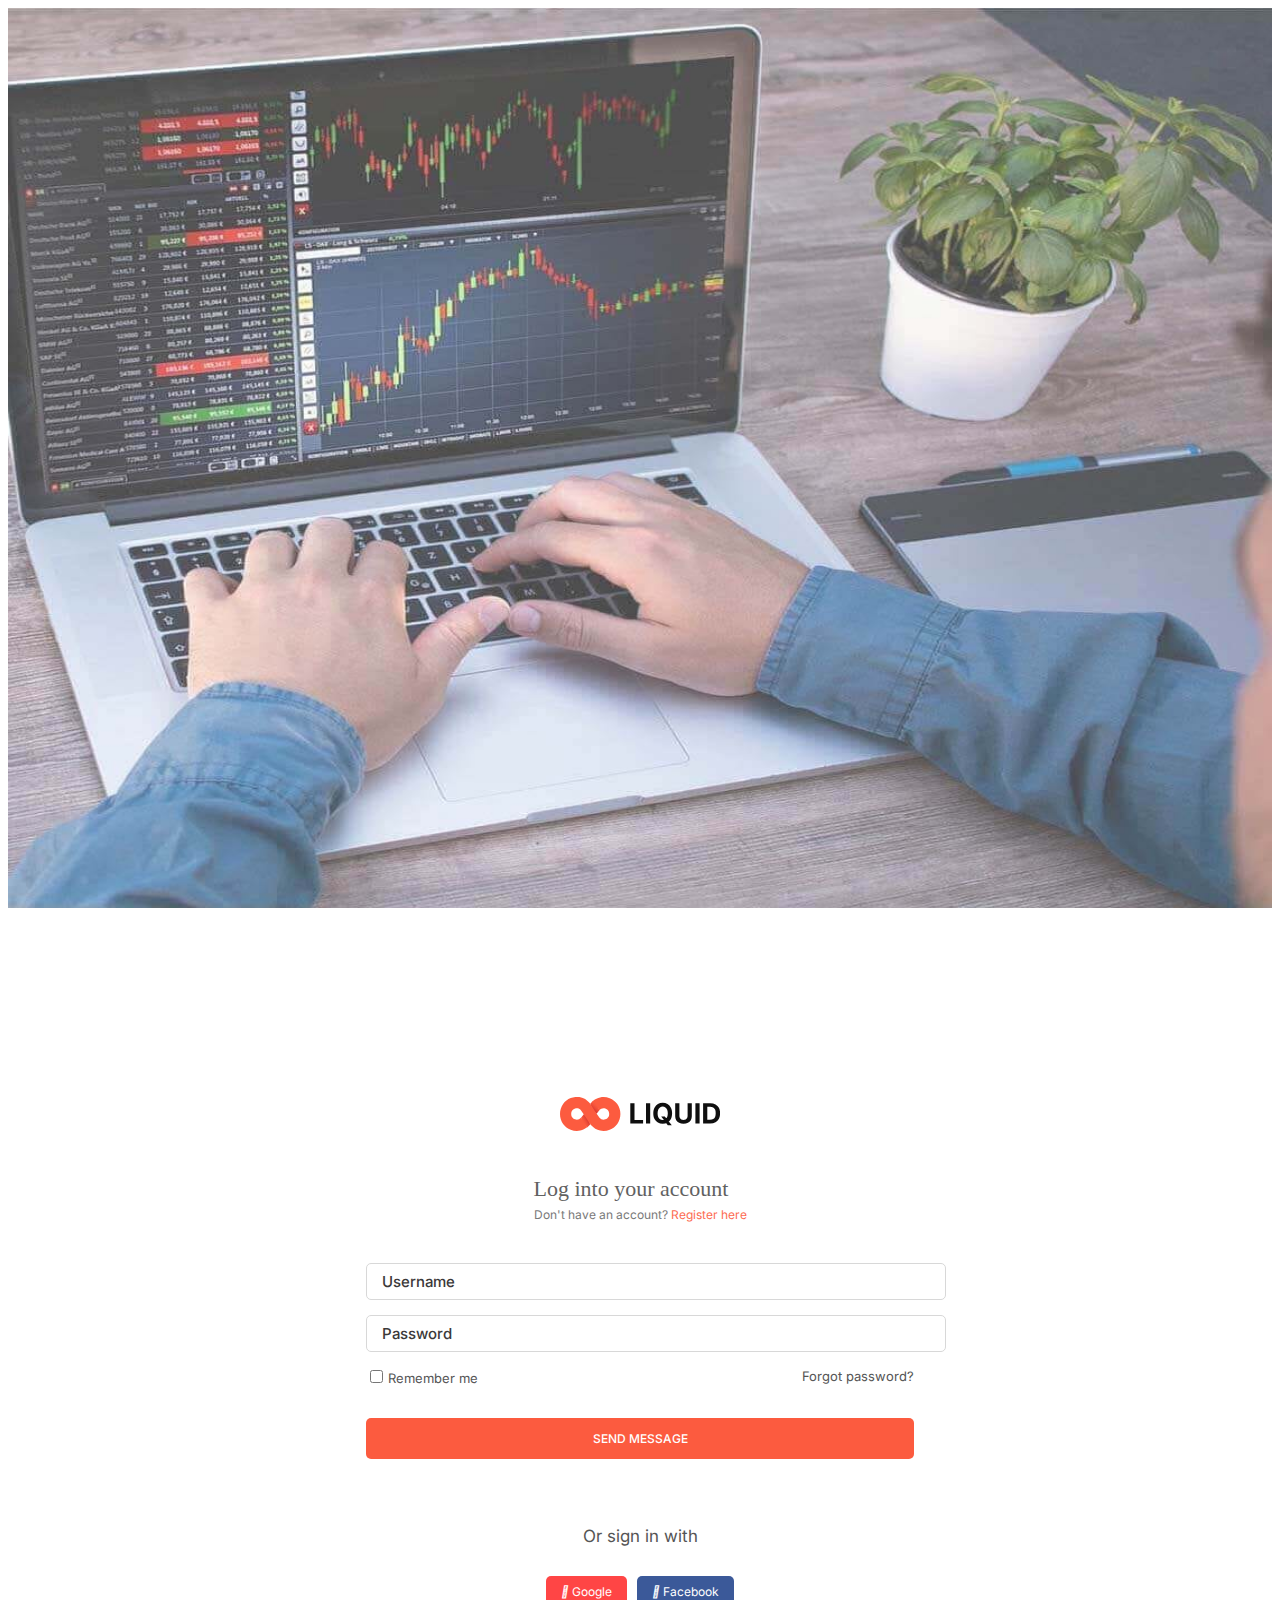
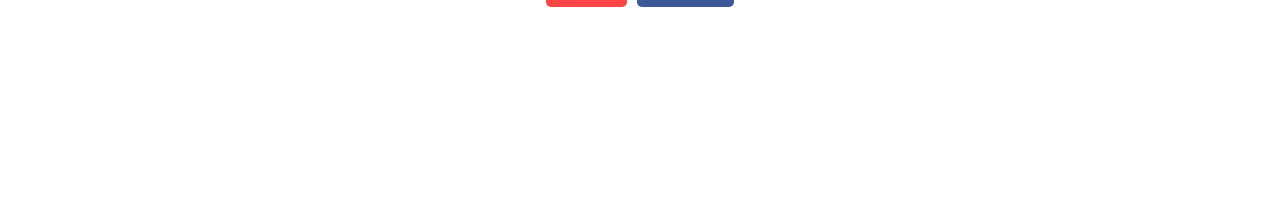
<file: log-in.html>
<!DOCTYPE html>
<html lang="en">
  <head>
    <meta charset="UTF-8" />
    <meta http-equiv="X-UA-Compatible" content="IE=edge" />
    <meta name="viewport" content="width=device-width, initial-scale=1.0" />
    <link rel="icon" href="img/icon.png" />
    <title>Liquid - Investment Website</title>
    <!-- bootstrap -->
    <link
      href="https://cdn.jsdelivr.net/npm/bootstrap@5.0.0-beta3/dist/css/bootstrap.min.css"
      rel="stylesheet"
      integrity="sha384-eOJMYsd53ii+scO/bJGFsiCZc+5NDVN2yr8+0RDqr0Ql0h+rP48ckxlpbzKgwra6"
      crossorigin="anonymous"
    />
    <link
      rel="stylesheet"
      href="https://maxcdn.bootstrapcdn.com/font-awesome/4.5.0/css/font-awesome.min.css"
    />
    <!-- font awesome -->
    <link
      rel="stylesheet"
      href="https://cdnjs.cloudflare.com/ajax/libs/font-awesome/5.15.3/css/all.min.css"
      integrity="sha512-iBBXm8fW90+nuLcSKlbmrPcLa0OT92xO1BIsZ+ywDWZCvqsWgccV3gFoRBv0z+8dLJgyAHIhR35VZc2oM/gI1w=="
      crossorigin="anonymous"
      referrerpolicy="no-referrer"
    />
    <!-- Google font -->
    <link rel="preconnect" href="https://fonts.googleapis.com" />
    <link rel="preconnect" href="https://fonts.gstatic.com" crossorigin />
    <link
      href="https://fonts.googleapis.com/css2?family=Inter:wght@100;200;300;400;500;600;700;800;900&display=swap"
      rel="stylesheet"
    />
    <!-- main css -->
    <link rel="stylesheet" href="style.css" />
    <link rel="stylesheet" href="responsive.css" />
  </head>
  <body>
    <div class="log-in-section">
      <div class="container-fluid">
        <div class="row">
          <div class="col-lg-7 col-md-0">
            <div class="log-in-left">
              <img src="img/log-in.jpg" alt="" />
            </div>
          </div>
          <div class="col-lg-5 col-md-12">
            <div class="log-in-right">
              <div class="hdr-logo log-logo">
                <a href="index.html">
                  <img src="img/log-in-logo.svg" alt="" />
                </a>
              </div>
              <div class="banner-text m-bt log-reg">
                <p>Log into your account</p>
                <span
                  >Don't have an account? <a href="#">Register here</a></span
                >
              </div>
              <div class="contact-left log-form">
                <span
                  ><input type="text" placeholder="Username" />
                  <i class="fas fa-user"></i
                ></span>
                <span
                  ><input type="password" placeholder="Password" /><i
                    class="fas fa-lock"
                  ></i
                ></span>
                <div class="rem-pass">
                  <span
                    ><input type="checkbox" class="w-none" />Remember me
                  </span>
                  <a href="#"><span>Forgot password?</span></a>
                </div>
                <div class="submit-btn">
                  <a href="#">Send Message</a>
                </div>
                <div class="log-other">
                  <div class="c-text cou-p log-p">
                    <p>Or sign in with</p>
                  </div>
                  <div class="log-other-social">
                    <p class="google"><i class="fab fa-google"></i> Google</p>
                    <p class="facebook">
                      <i class="fab fa-facebook-f"></i> Facebook
                    </p>
                  </div>
                </div>
              </div>
            </div>
          </div>
        </div>
      </div>
    </div>

    <script
      src="https://cdn.jsdelivr.net/npm/bootstrap@5.0.0-beta3/dist/js/bootstrap.bundle.min.js"
      integrity="sha384-JEW9xMcG8R+pH31jmWH6WWP0WintQrMb4s7ZOdauHnUtxwoG2vI5DkLtS3qm9Ekf"
      crossorigin="anonymous"
    ></script>
  </body>
</html>
</file>
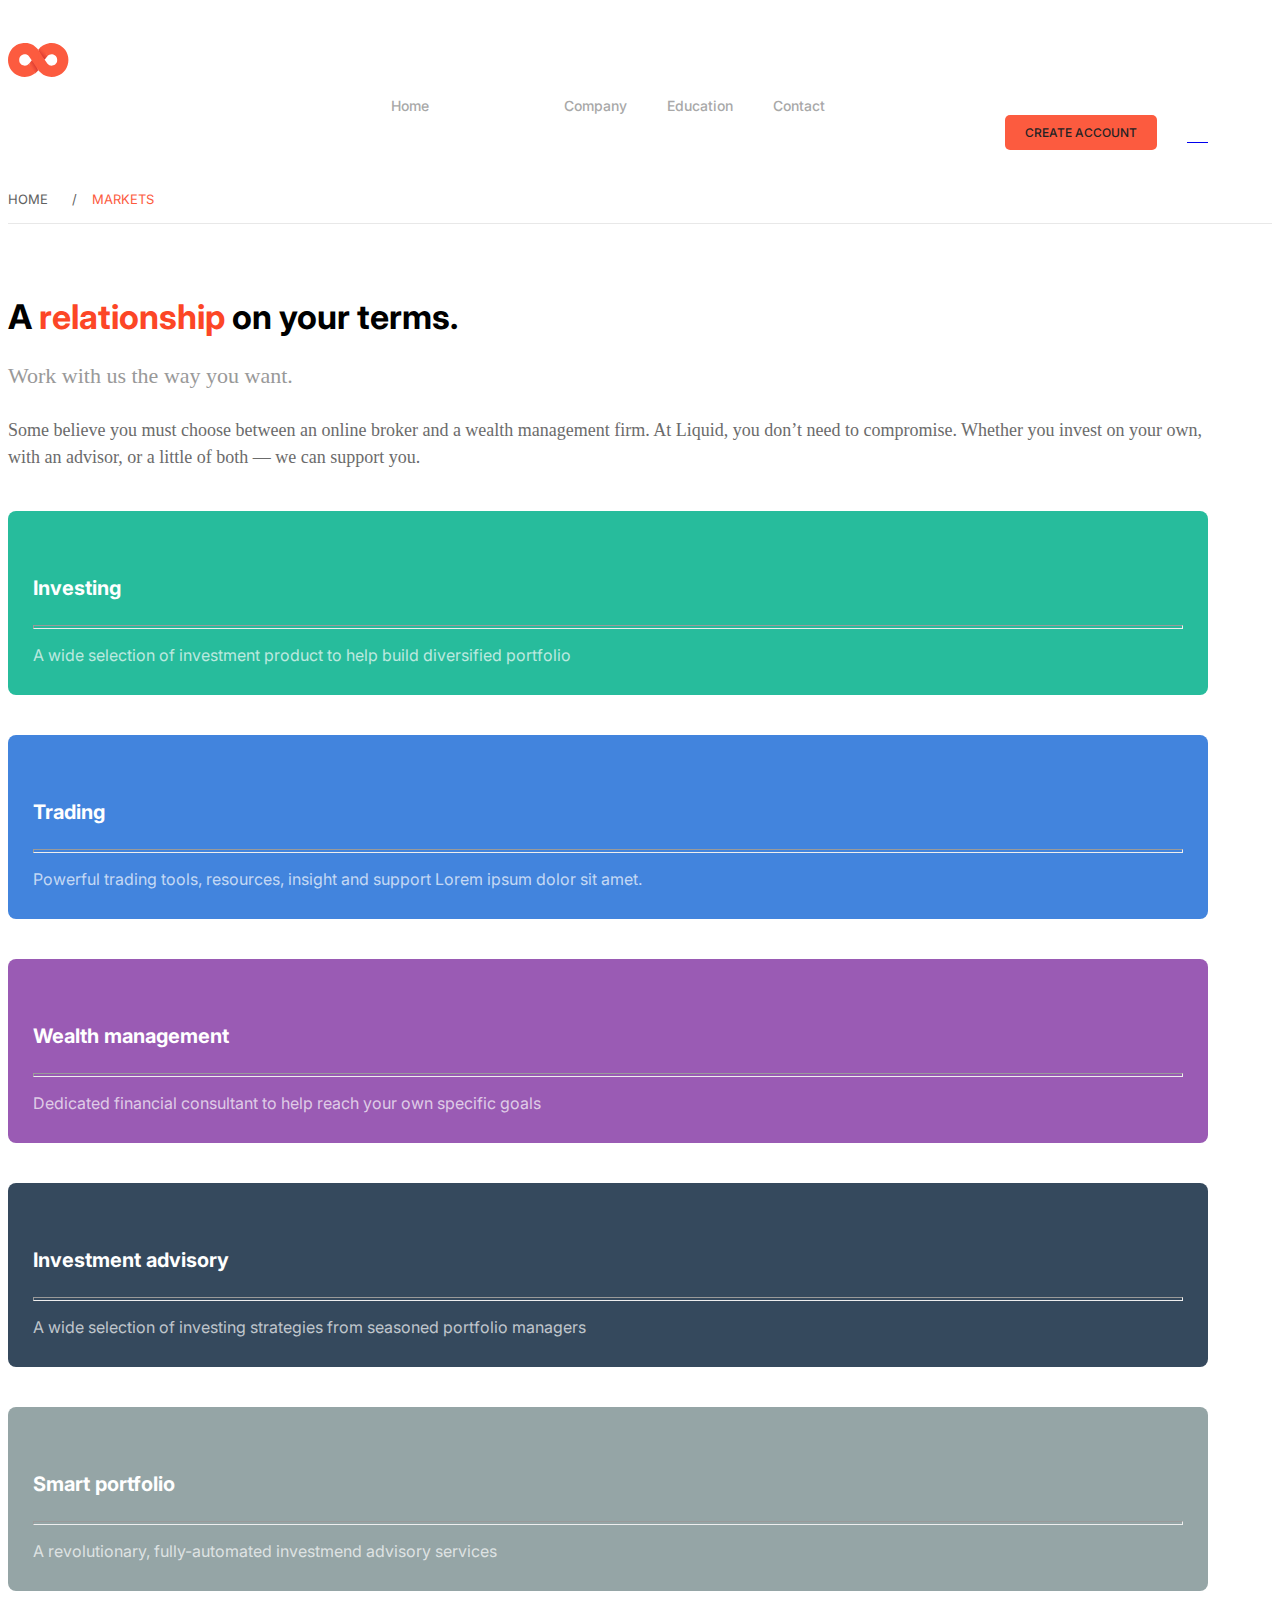
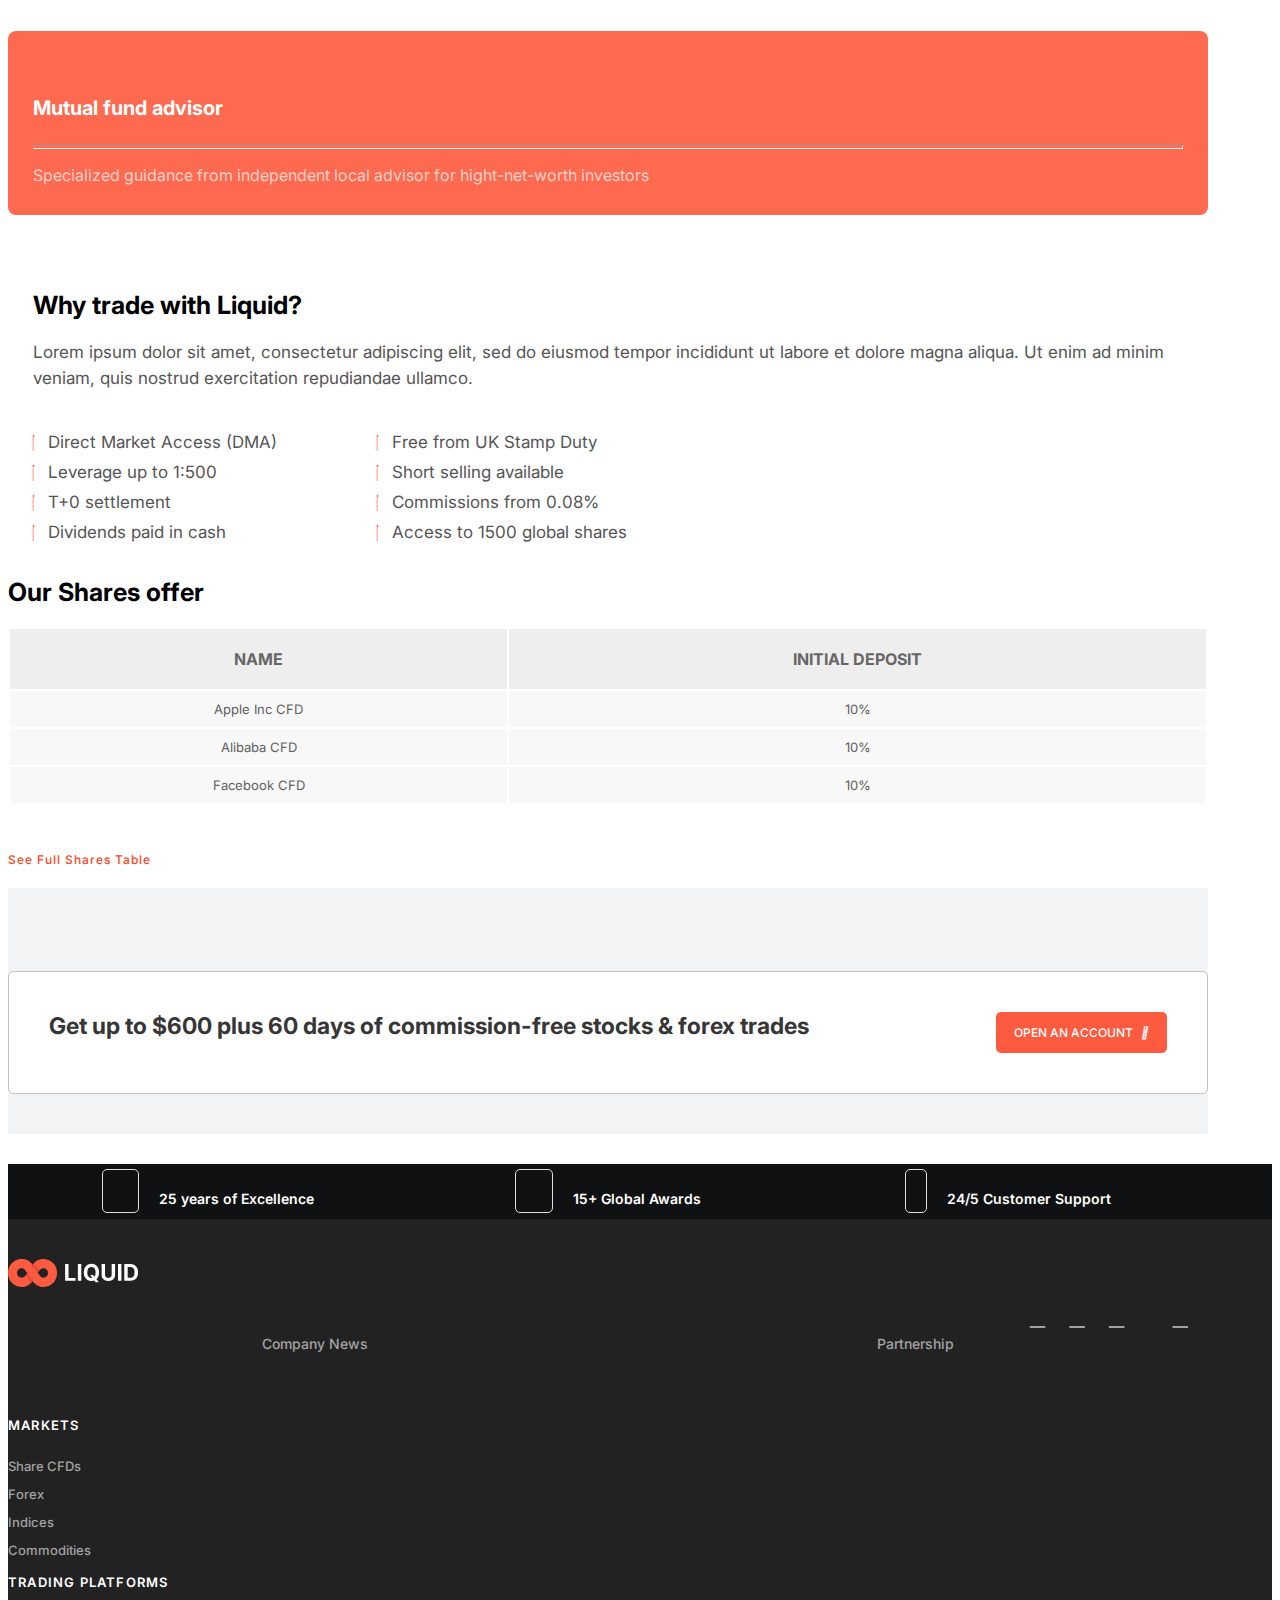
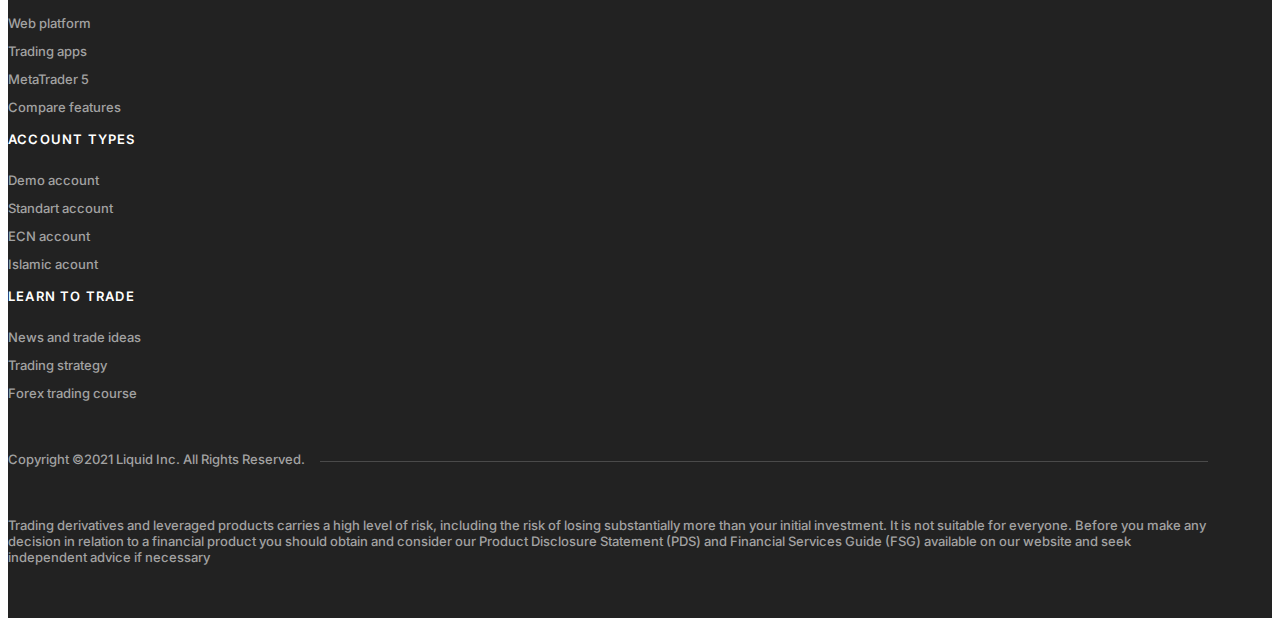
<file: market.html>
<!DOCTYPE html>
<html lang="en">
  <head>
    <meta charset="UTF-8" />
    <meta http-equiv="X-UA-Compatible" content="IE=edge" />
    <meta name="viewport" content="width=device-width, initial-scale=1.0" />
    <link rel="icon" href="img/icon.png" />
    <title>Liquid - Investment Website</title>
    <!-- bootstrap -->
    <link
      href="https://cdn.jsdelivr.net/npm/bootstrap@5.0.0-beta3/dist/css/bootstrap.min.css"
      rel="stylesheet"
      integrity="sha384-eOJMYsd53ii+scO/bJGFsiCZc+5NDVN2yr8+0RDqr0Ql0h+rP48ckxlpbzKgwra6"
      crossorigin="anonymous"
    />
    <link
      rel="stylesheet"
      href="https://maxcdn.bootstrapcdn.com/font-awesome/4.5.0/css/font-awesome.min.css"
    />
    <!-- font awesome -->
    <link
      rel="stylesheet"
      href="https://cdnjs.cloudflare.com/ajax/libs/font-awesome/5.15.3/css/all.min.css"
      integrity="sha512-iBBXm8fW90+nuLcSKlbmrPcLa0OT92xO1BIsZ+ywDWZCvqsWgccV3gFoRBv0z+8dLJgyAHIhR35VZc2oM/gI1w=="
      crossorigin="anonymous"
      referrerpolicy="no-referrer"
    />
    <!-- Google font -->
    <link rel="preconnect" href="https://fonts.googleapis.com" />
    <link rel="preconnect" href="https://fonts.gstatic.com" crossorigin />
    <link
      href="https://fonts.googleapis.com/css2?family=Inter:wght@100;200;300;400;500;600;700;800;900&display=swap"
      rel="stylesheet"
    />
    <!-- main css -->
    <link rel="stylesheet" href="style.css" />
    <link rel="stylesheet" href="responsive.css" />
  </head>
  <body>
    <div class="header-section market-page-1">
      <div class="container">
        <div class="row hdr-row">
          <div class="col-lg-2 col-md-2 col-sm-4 col-">
            <div class="hdr-logo">
              <a href="index.html">
                <img src="img/logo.svg" alt="" />
              </a>
            </div>
          </div>
          <div class="col-lg-7 col-md-7 col-sm-8">
            <div class="hdr-nav">
              <input class="check" type="checkbox" />
              <span class="three-dot"><i class="fa fa-bars"></i></span>
              <span class="cross"><i class="fas fa-times"></i></span>
              <ul>
                <li><a href="index.html">Home</a></li>
                <li><a href="market.html" class="actv-nav">Markets</a></li>
                <li>
                  <a href="company.html">Company</a>
                </li>
                <li><a href="education.html">Education</a></li>
                <li>
                  <a href="contact.html">Contact</a>
                </li>
                <div class="account-btn non-res-acbtn">
                  <a href="#">Create Account</a>
                  <div class="user-login">
                    <a href="log-in.html">
                      <i class="fas fa-user-circle"></i>
                    </a>
                  </div>
                </div>
              </ul>
            </div>
          </div>
          <div class="col-lg-3 col-md-3">
            <div class="account-btn">
              <a href="#">Create Account</a>
              <div class="user-login">
                <a href="log-in.html">
                  <i class="fas fa-user-circle"></i>
                </a>
              </div>
            </div>
          </div>
        </div>
      </div>
    </div>

    <div class="market-hdr">
      <div class="container">
        <div class="m-hdr">
          <a href="#">Home</a>
          <span>Markets</span>
        </div>
      </div>
    </div>

    <div class="market-terms">
      <div class="container">
        <div class="tool-hdr-left m-tool">
          <h1>A <span>relationship</span> on your terms.</h1>
        </div>
        <div class="banner-text m-bt">
          <p>Work with us the way you want.</p>
        </div>
        <div class="tool-id-text m-tit">
          <p>
            Some believe you must choose between an online broker and a wealth
            management firm. At Liquid, you don’t need to compromise. Whether
            you invest on your own, with an advisor, or a little of both — we
            can support you.
          </p>
        </div>
      </div>
    </div>

    <div class="market-details">
      <div class="container">
        <div class="market-item">
          <div class="row">
            <div class="col-lg-4 col-md-6 col-sm-12">
              <div class="market-d">
                <div class="market-d-icon">
                  <i class="fas fa-seedling"></i>
                </div>
                <div class="rdi-right">
                  <h5 class="m-click">
                    <a href="#">Investing</a>
                    <i class="fas fa-chevron-right"></i>
                  </h5>
                </div>
                <div class="m-hr">
                  <hr />
                </div>
                <div class="md-text">
                  <p>
                    A wide selection of investment product to help build
                    diversified portfolio
                  </p>
                </div>
              </div>
            </div>
            <div class="col-lg-4 col-md-6 col-sm-12">
              <div class="market-d m-blue">
                <div class="market-d-icon">
                  <i class="fas fa-chart-bar"></i>
                </div>
                <div class="rdi-right">
                  <h5 class="m-click">
                    <a href="#">Trading</a> <i class="fas fa-chevron-right"></i>
                  </h5>
                </div>
                <div class="m-hr">
                  <hr />
                </div>
                <div class="md-text">
                  <p>
                    Powerful trading tools, resources, insight and support Lorem
                    ipsum dolor sit amet.
                  </p>
                </div>
              </div>
            </div>
            <div class="col-lg-4 col-md-6 col-sm-12">
              <div class="market-d m-purple">
                <div class="market-d-icon">
                  <i class="fas fa-chart-pie"></i>
                </div>
                <div class="rdi-right">
                  <h5 class="m-click">
                    <a href="#">Wealth management</a>
                    <i class="fas fa-chevron-right"></i>
                  </h5>
                </div>
                <div class="m-hr">
                  <hr />
                </div>
                <div class="md-text">
                  <p>
                    Dedicated financial consultant to help reach your own
                    specific goals
                  </p>
                </div>
              </div>
            </div>
            <div class="col-lg-4 col-md-6 col-sm-12">
              <div class="market-d m-dark">
                <div class="market-d-icon">
                  <i class="fas fa-chalkboard-teacher"></i>
                </div>
                <div class="rdi-right">
                  <h5 class="m-click">
                    <a href="#">Investment advisory</a>
                    <i class="fas fa-chevron-right"></i>
                  </h5>
                </div>
                <div class="m-hr">
                  <hr />
                </div>
                <div class="md-text">
                  <p>
                    A wide selection of investing strategies from seasoned
                    portfolio managers
                  </p>
                </div>
              </div>
            </div>
            <div class="col-lg-4 col-md-6 col-sm-12">
              <div class="market-d m-light">
                <div class="market-d-icon">
                  <i class="fas fa-funnel-dollar"></i>
                </div>
                <div class="rdi-right">
                  <h5 class="m-click">
                    <a href="#">Smart portfolio</a>
                    <i class="fas fa-chevron-right"></i>
                  </h5>
                </div>
                <div class="m-hr">
                  <hr />
                </div>
                <div class="md-text">
                  <p>
                    A revolutionary, fully-automated investmend advisory
                    services
                  </p>
                </div>
              </div>
            </div>
            <div class="col-lg-4 col-md-6 col-sm-12">
              <div class="market-d m-orange">
                <div class="market-d-icon">
                  <i class="fas fa-handshake"></i>
                </div>
                <div class="rdi-right">
                  <h5 class="m-click">
                    <a href="#">Mutual fund advisor</a>
                    <i class="fas fa-chevron-right"></i>
                  </h5>
                </div>
                <div class="m-hr">
                  <hr />
                </div>
                <div class="md-text">
                  <p>
                    Specialized guidance from independent local advisor for
                    hight-net-worth investors
                  </p>
                </div>
              </div>
            </div>
          </div>
        </div>
      </div>
    </div>

    <div class="share-offer-section">
      <div class="container">
        <div class="row">
          <div class="col-lg-8 col-md-12">
            <div class="trade-left">
              <div class="trade-icon">
                <i class="fas fa-money-bill-wave"></i>
              </div>
              <div class="trade-text">
                <div class="service-text">
                  <h3 class="st-h3">Why trade with Liquid?</h3>
                  <p class="st-p">
                    Lorem ipsum dolor sit amet, consectetur adipiscing elit, sed
                    do eiusmod tempor incididunt ut labore et dolore magna
                    aliqua. Ut enim ad minim veniam, quis nostrud exercitation
                    repudiandae ullamco.
                  </p>
                </div>
                <div class="trade-list">
                  <div class="tl-left">
                    <ul>
                      <li>
                        <i class="fas fa-check"></i>Direct Market Access (DMA)
                      </li>
                      <li><i class="fas fa-check"></i>Leverage up to 1:500</li>
                      <li><i class="fas fa-check"></i>T+0 settlement</li>
                      <li>
                        <i class="fas fa-check"></i>Dividends paid in cash
                      </li>
                    </ul>
                  </div>
                  <div class="tl-left">
                    <ul>
                      <li>
                        <i class="fas fa-check"></i>Free from UK Stamp Duty
                      </li>
                      <li>
                        <i class="fas fa-check"></i>Short selling available
                      </li>
                      <li>
                        <i class="fas fa-check"></i>Commissions from 0.08%
                      </li>
                      <li>
                        <i class="fas fa-check"></i>Access to 1500 global shares
                      </li>
                    </ul>
                  </div>
                </div>
              </div>
            </div>
          </div>
          <div class="col-lg-4 col-md-12">
            <div class="service-text">
              <h3 class="st-h3">Our Shares offer</h3>
            </div>
            <div class="offer-list">
              <table>
                <thead>
                  <tr>
                    <th>Name</th>
                    <th>Initial Deposit</th>
                  </tr>
                </thead>
                <tbody>
                  <tr>
                    <td>Apple Inc CFD</td>
                    <td>10%</td>
                  </tr>
                  <tr>
                    <td>Alibaba CFD</td>
                    <td>10%</td>
                  </tr>
                  <tr>
                    <td>Facebook CFD</td>
                    <td>10%</td>
                  </tr>
                </tbody>
              </table>
            </div>
            <div class="offer-full">
              <a href="#">See Full Shares Table</a>
            </div>
          </div>
        </div>
        <div class="row">
          <div class="col-lg-12">
            <div class="payment-optn offer-optn">
              <p>
                Get up to $600 plus 60 days of commission-free stocks & forex
                trades
                <a href="#"
                  >Open an Account <i class="fas fa-chevron-right r-arrow"></i
                ></a>
              </p>
            </div>
          </div>
        </div>
      </div>
    </div>

    <div class="payment-btm">
      <div class="container">
        <div class="payment-btm-item">
          <div class="pbi-all">
            <div class="pbi-icon">
              <i class="fas fa-history"></i>
            </div>
            <div class="pbi-name">
              <p>25 years of Excellence</p>
            </div>
          </div>
          <div class="pbi-all">
            <div class="pbi-icon">
              <i class="fas fa-trophy"></i>
            </div>
            <div class="pbi-name">
              <p>15+ Global Awards</p>
            </div>
          </div>
          <div class="pbi-all">
            <div class="pbi-icon">
              <i class="fas fa-phone-alt"></i>
            </div>
            <div class="pbi-name">
              <p>24/5 Customer Support</p>
            </div>
          </div>
        </div>
      </div>
    </div>

    <div class="footer-section">
      <div class="container">
        <div class="fooetr-hdr">
          <div class="row">
            <div class="col-lg-6 col-md-6 col-sm-4 fl">
              <div class="footer-hdr-img">
                <a href="index.html">
                  <img src="img/logo.svg" alt="" />
                </a>
              </div>
            </div>
            <div class="col-lg-3 col-md-6 col-sm-8 fr">
              <div class="footer-social">
                <ul>
                  <li>
                    <a href="#"><i class="fab fa-facebook-square"></i></a>
                  </li>
                  <li>
                    <a href="#"><i class="fab fa-twitter"></i></a>
                  </li>
                  <li>
                    <a href="#"><i class="fab fa-youtube"></i></a>
                  </li>
                  <li>
                    <a href="#"><i class="fab fa-telegram-plane"></i></a>
                  </li>
                  <li>
                    <a href="#"><i class="fab fa-instagram"></i></a>
                  </li>
                </ul>
              </div>
            </div>
            <div class="col-lg-3 col-md-6 col-sm-12">
              <div class="f-last-text">
                <a href="#"> Company News </a>
                <a href="#"> Partnership </a>
              </div>
            </div>
          </div>
        </div>
        <div class="footer-item">
          <div class="row">
            <div class="col-lg-3 col-md-6 col-sm-6">
              <div class="footer-item-details">
                <ul>
                  <li class="list-mb">Markets</li>
                  <li><a href="#">Share CFDs</a></li>
                  <li><a href="#">Forex</a></li>
                  <li><a href="#">Indices</a></li>
                  <li><a href="#">Commodities</a></li>
                </ul>
              </div>
            </div>
            <div class="col-lg-3 col-md-6 col-sm-6">
              <div class="footer-item-details">
                <ul>
                  <li class="list-mb">Trading Platforms</li>
                  <li><a href="#">Web platform</a></li>
                  <li><a href="#">Trading apps</a></li>
                  <li><a href="#">MetaTrader 5</a></li>
                  <li><a href="#">Compare features</a></li>
                </ul>
              </div>
            </div>
            <div class="col-lg- col-md-6 col-sm-6">
              <div class="footer-item-details">
                <ul>
                  <li class="list-mb">Account Types</li>
                  <li><a href="#">Demo account</a></li>
                  <li><a href="#">Standart account</a></li>
                  <li><a href="#">ECN account</a></li>
                  <li><a href="#">Islamic acount</a></li>
                </ul>
              </div>
            </div>
            <div class="col-lg-3 col-md-6 col-sm-6">
              <div class="footer-item-details">
                <ul>
                  <li class="list-mb">Learn to Trade</li>
                  <li><a href="#">News and trade ideas</a></li>
                  <li><a href="#">Trading strategy</a></li>
                  <li><a href="#">Forex trading course</a></li>
                </ul>
              </div>
            </div>
          </div>
        </div>
        <div class="footer-copyright">
          <p><span>Copyright ©2021 Liquid Inc. All Rights Reserved.</span></p>
        </div>
        <div class="footer-trade-text">
          <p>
            Trading derivatives and leveraged products carries a high level of
            risk, including the risk of losing substantially more than your
            initial investment. It is not suitable for everyone. Before you make
            any decision in relation to a financial product you should obtain
            and consider our Product Disclosure Statement (PDS) and Financial
            Services Guide (FSG) available on our website and seek independent
            advice if necessary
          </p>
        </div>
        <div class="click-to-top-btn">
          <a href="#"><i class="fas fa-chevron-up"></i></a>
        </div>
      </div>
    </div>

    <script
      src="https://cdn.jsdelivr.net/npm/bootstrap@5.0.0-beta3/dist/js/bootstrap.bundle.min.js"
      integrity="sha384-JEW9xMcG8R+pH31jmWH6WWP0WintQrMb4s7ZOdauHnUtxwoG2vI5DkLtS3qm9Ekf"
      crossorigin="anonymous"
    ></script>
  </body>
</html>
</file>
<file: style.css>
.container {
  max-width: 1200px;
}
.non-res-acbtn {
  display: none !important;
}
.check,
.three-dot,
.cross {
  display: none;
}
.header-section {
  background: transparent;
  padding: 35px 0 25px 0;
  width: 100%;
  left: 0;
  top: 0;
  z-index: 9999;
  position: relative;
}
.banner-btn {
  margin-bottom: 40px;
}
.hdr-logo {
  height: 100%;
  display: flex;
  align-items: center;
  justify-content: start;
}
.hdr-nav {
  height: 100%;
}
.hdr-nav > ul {
  padding-left: 0;
  margin-bottom: 0;
  height: 100%;
  display: flex;
  align-items: center;
  justify-content: center;
}
.hdr-nav > ul > li {
  list-style: none;
  display: inline-block;
}
.hdr-nav > ul > li > a {
  font-family: "Inter", sans-serif;
  text-decoration: none;
  color: #a8a8a8;
  font-weight: 500;
  font-size: 14px;
  padding: 32px 20px;
  transition: 0.2s;
}
.hdr-nav > ul > li > a:hover {
  color: #fff !important;
}
.hdr-nav > ul > li > a > i {
  font-size: 8px;
}
.actv-nav {
  color: #fff !important;
}
.account-btn > a {
  color: #212224;
  text-transform: uppercase;
  font-family: "Inter", sans-serif;
  font-size: 12px;
  font-weight: 500;
  text-decoration: none;
  background: #fc5b3f;
  padding: 10px 20px;
  border-radius: 5px;
  transition: 0.1s;
}
.account-btn > a:hover {
  background-color: #fc4626 !important;
}
.account-btn {
  height: 100%;
  display: flex;
  align-items: center;
  justify-content: end;
}
.user-login {
  margin-left: 30px;
}
.user-login a > i {
  color: #999999;
  font-size: 27px;
  transition: 0.1s;
}
.user-login a > i:hover {
  color: #fff !important;
}
.banner-bg {
  position: relative;
  background-image: url(img/main-bg.png);
  background-color: #212224;
  height: 776px;
  width: 100%;
  background-size: cover;
  background-repeat: no-repeat;
  background-position: center;
  margin-top: -110px;
}
.banner-carousel {
  position: relative;
  top: 200px;
}
.banner-text h1 {
  font-size: 58px;
  color: #fff;
  font-weight: 700;
  font-family: "Inter", sans-serif;
  margin-bottom: 12px;
}
.banner-text P {
  color: rgba(255, 255, 255, 0.7);
  font-size: 22px;
  line-height: 1.5;
  font-weight: 400;
  margin-bottom: 45px;
}
.banner-btn a {
  text-transform: uppercase;
  font-family: "Inter", sans-serif;
  padding: 15px 25px;
  border-radius: 5px;
  font-weight: 500;
  transition: 0.1s;
  box-shadow: inset 0 0 0 2px #fc5b3f;
  font-size: 12px;
  text-decoration: none;
  color: #fff;
}
.banner-btn a:hover {
  box-shadow: inset 0 0 0 2px #fff !important;
}
.carousel-control-next,
.carousel-control-prev {
  width: 5%;
}
.banner-img {
  display: flex;
  align-items: center;
  justify-content: center;
}
.banner-text {
  margin: 50px 0 0 30px;
}
.banner-bottom {
  height: 160px;
  background: linear-gradient(0deg, #212224 65%, rgba(33, 34, 36, 0.3) 100%);
  padding: 100px 65px 0 65px;
  position: absolute;
  width: 100%;
  bottom: 0;
  left: 0;
}
.banner-img img {
  width: 500px;
  height: 390px;
}
.banner-bottom > ul {
  display: flex;
  flex-wrap: wrap;
  padding-left: 0;
  margin-bottom: 0;
}
.banner-bottom > ul > li {
  width: 20%;
  text-align: center;
  list-style: none;
}
.banner-bottom > ul > li > span {
  background: #2ecc71;
  color: #176639;
  font-weight: 500;
  padding: 2px 9px 2px 8px;
  border-radius: 3px;
  font-size: 12px;
  font-family: Inter, sans-serif;
  margin-left: 15px;
}
.down-loss {
  background: #ee4f6f !important;
  color: #000 !important;
}
.tool-section {
  background: #101112;
  padding: 60px 0 80px 0;
}
.tool-hdr-left h1 {
  font-family: Inter, sans-serif;
  font-weight: 700;
  font-size: 34px;
  color: #fff;
}
.tool-hdr-left h1 span {
  color: #fc4626 !important;
}
.r-arrow {
  margin-left: 5px;
}
.tool-btn {
  margin-top: 30px !important;
  text-align: right !important;
}
.tool-item-details {
  background: #212224;
  overflow: hidden;
  position: relative;
  border-radius: 8px;
}
.tool-hdr {
  margin-bottom: 45px;
}
.tool-id-img img {
  position: relative;
  right: -85px;
  margin-top: -87px;
  margin-bottom: -60px;
}
.tool-id-text h3 {
  color: #fff;
  font-weight: 700;
  font-family: Inter, sans-serif;
  font-size: 25px;
}
.tool-id-text {
  margin: 35px 30px;
}
.tool-id-text p {
  color: rgba(255, 255, 255, 0.7);
  font-size: 17px;
  line-height: 1.5;
  font-weight: 400;
}
.service-item {
  display: flex;
  margin-bottom: 60px;
}
.service-icon {
  margin-right: 25px;
}
.service-text h3 {
  font-family: Inter, sans-serif;
  font-weight: 700;
  color: #000;
  font-size: 25px;
}
.service-text p {
  font-family: Inter, sans-serif;
  color: #555555;
  font-size: 17px;
  line-height: 1.5;
  font-weight: 400;
}
.service-text a {
  font-family: Inter, sans-serif;
  color: #616161;
  text-decoration: none;
  font-size: 13px;
  text-transform: uppercase;
  transition: 0.2s;
}
.service-text a:hover {
  color: #000 !important;
}
.service-text a i {
  margin-left: 5px;
}
.service-section {
  padding: 75px 0;
  background: #fff6f4;
}
.trade-step {
  background-color: transparent;
  border: 1px solid #d8dfe2;
  border-radius: 10px;
  margin: 0 85px;
}
.trade-step-hdr {
  text-align: center;
  position: relative;
  top: -10px;
  margin-bottom: 15px;
}
.trade-step-hdr p {
  color: #fc5b3f;
  font-family: Inter, sans-serif;
  font-weight: 700;
  font-size: 19px;
  background: #fff;
  display: inline-block;
}
.trade-circle {
  padding: 12px 18px;
  border-radius: 50px;
  line-height: 50px;
  background-color: #fff;
  box-shadow: inset 0px 0px 0px 2px #fc5b3f;
  border: 10px solid #fff;
  font-size: 20px;
  font-family: "Inter", sans-serif;
  font-weight: 600;
  color: #fc5b3f;
  margin-bottom: -25px;
  position: relative;
}
.trade-column-item {
  display: flex;
  position: relative;
}
.trade-column-item::before {
  width: 60%;
  height: 1px;
  background-color: #d4d4d4;
  position: absolute;
  content: "";
  top: 25%;
  left: 20%;
  z-index: 0;
}
.trade-column {
  width: 33%;
  padding-left: 30px;
  text-align: center;
}
.trade-column p {
  color: rgb(80, 80, 80);
  font-size: 17px;
  font-family: "Inter", sans-serif;
  font-family: 400;
  margin-top: 12px;
}
.platform-section {
  background-image: url(img/plat-bg.png);
  background-size: cover;
  background-repeat: no-repeat;
  background-position: center;
  padding: 40px 0;
}
.plat-right-text p {
  text-transform: uppercase;
  font-family: "Inter", sans-serif;
  font-size: 12px;
  font-weight: 500;
  color: #fc4626;
  letter-spacing: 1px;
}
.plat-left-img img {
  padding-left: 90px;
}
.plat-right-text h3 {
  font-family: Inter, sans-serif;
  font-weight: 700;
  color: #000;
  font-size: 35px;
  margin: 20px 0;
}
.plat-right-text h6 {
  font-family: Inter, sans-serif;
  color: #555555;
  font-size: 17px;
  line-height: 1.5;
  font-weight: 400;
  margin-right: 155px;
}
.plat-connect {
  margin-top: 20px;
}
.pci-icon i {
  font-size: 35px;
}
.plat-connect-item {
  display: inline-block;
  margin-right: 25px;
}
.plat-connect-item a {
  text-decoration: none;
  color: #000;
}
.pci-icon {
  padding: 20px 25px;
  border: 1px solid #9999;
  border-radius: 5px;
}
.pci-text p {
  font-family: Inter, sans-serif;
  font-weight: 400;
  color: #4b4b4b;
  font-size: 13px;
  text-align: center;
  margin-top: 10px;
}
.plat-right-text {
  margin-top: 50px;
}
.tr {
  text-align: right;
}
.tr a {
  text-transform: uppercase;
}
.tr a i {
  font-size: 10px;
}
.read-hdr {
  margin-bottom: 50px;
}
.rdi-left {
  width: 59px;
  position: relative;
}
.rdi-left p {
  transform: rotate(-90deg);
  text-align: right;
  margin-top: 49px;
  margin-left: -67px;
  letter-spacing: 1px;
  color: #fc4626;
  text-transform: uppercase;
  font-family: Inter, sans-serif;
  font-size: 12px;
  font-weight: 800;
}
.rdi-left p::before {
  transform: rotate(-90deg);
  width: 1px;
  height: 130px;
  background-color: #fc5b3f;
  content: "";
  position: absolute;
  top: -55px;
  left: -15px;
}
.rdi-right h5 a {
  font-family: Inter, sans-serif;
  font-weight: 700;
  text-decoration: none;
  font-size: 18px;
  color: #000;
}
.read-details-item {
  display: flex;
}
.rdi-right p {
  font-family: Inter, sans-serif;
  font-size: 13px;
  font-weight: 500;
  color: rgb(80, 80, 80);
}
.rdi-right p a {
  color: rgb(80, 80, 80);
}
.rdi-right h6 {
  font-family: Inter, sans-serif;
  color: #555555;
  font-size: 17px;
  line-height: 1.5;
  font-weight: 400;
  margin-bottom: 15px;
}
.rdi-right h5 {
  margin-bottom: 15px;
}
.read-section {
  padding: 50px 0 80px 0;
}
.rdi-left p span {
  background: #fff;
  z-index: 999999;
  position: relative;
  padding: 0 0 0 12px;
}
.award-item {
  display: flex;
  margin: 0 120px;
}
.award-img {
  text-align: center;
}
.award-text h6 {
  text-align: center;
  font-size: 14px;
  font-weight: 700;
  font-family: Inter, sans-serif;
  color: #000;
  margin-top: 10px;
  margin-bottom: 2px;
}
.award-text p {
  font-family: "Inter", sans-serif;
  font-size: 12px;
  font-weight: 500;
  color: #555555;
  text-align: center;
}
.award {
  width: 25%;
}
.award-section {
  padding: 0 0 50px 0;
}
.payment-section {
  padding: 30px 0;
}
.payment-bg {
  background-image: url(img/payment-bg.png);
  background-size: cover;
  background-repeat: no-repeat;
  background-position: center;
}
.payment-hdr h5 {
  text-align: center;
  font-family: "Inter", sans-serif;
  font-weight: 700;
  font-size: 23px;
  color: #000;
}
.payment-hdr {
  padding: 40px 0;
}
.payment-all {
  width: 16.66%;
}
.payment-img img {
  width: 100px;
}
.payment-optn {
  padding: 60px 0 40px 0;
  text-align: center;
}
.payment-optn p {
  margin-bottom: 0;
  display: inline-block;
  font-family: "Inter", sans-serif;
  color: #363636;
  font-size: 13px;
  padding: 13px 12px;
  border-radius: 5px;
  background: #fff;
  border: 1px solid rgb(194, 194, 194);
}
.payment-optn p a {
  text-decoration: none;
  margin-left: 25px;
  padding: 10px 15px;
  background: #fc5b3f;
  color: #fff;
  font-family: "Inter", sans-serif;
  font-weight: 500;
  text-transform: uppercase;
  font-size: 10px;
  border-radius: 5px;
}
.payment-btm {
  background: #101112;
  padding: 12px 0;
}
.payment-btm-item {
  display: flex;
}
.pbi-all {
  display: flex;
  align-items: center;
  justify-content: center;
  width: 33.33%;
}
.pbi-icon i {
  color: #fff;
  font-size: 20px;
  padding: 10px;
  border: 1px solid #ddd;
  border-radius: 5px;
}
.pbi-name p {
  margin-bottom: 0;
  font-size: 14px;
  font-weight: 600;
  font-family: Inter, sans-serif;
  color: #fff;
}
.pbi-icon {
  margin-right: 20px;
}
.footer-section {
  background: #222222;
  padding: 40px 0;
}
.footer-hdr-img img {
  width: 130px;
}
.footer-social ul {
  padding-left: 0;
  margin-bottom: 0;
  text-align: right;
}
.footer-social ul li {
  list-style: none;
  display: inline-block;
  margin-right: 20px;
}
.footer-social ul li a {
  font-size: 20px;
  color: #a2a2a2;
  transition: 0.2s;
}
.footer-social ul li a:hover {
  color: #fff;
}
.f-last-text {
  padding: 5px 0;
  display: flex;
  justify-content: space-around;
}
.f-last-text a {
  font-family: Inter, sans-serif;
  font-size: 14px;
  font-weight: 500;
  text-decoration: none;
  color: #a2a2a2;
}
.fooetr-hdr {
  margin-bottom: 60px;
}
.footer-item-details ul {
  padding-left: 0;
  margin-bottom: 0;
}
.footer-item-details ul li {
  list-style: none;
  font-family: Inter, sans-serif;
  font-size: 13px;
  font-weight: 600;
  color: #fff;
  text-transform: uppercase;
  letter-spacing: 1.2px;
  margin-bottom: 12px;
}
.footer-item-details ul li a {
  font-size: 13px;
  text-decoration: none;
  color: #a2a2a2;
  text-transform: none;
  transition: 0.2s;
  letter-spacing: normal;
  font-weight: 500;
}
.footer-item-details ul li a:hover {
  color: #fff;
  letter-spacing: 0.5px;
}
.list-mb {
  margin-bottom: 25px !important;
}
.footer-copyright p {
  position: relative;
  font-family: Inter, sans-serif;
  font-size: 13px;
  color: #a2a2a2;
  font-weight: 500;
}
.footer-copyright p::after {
  content: "";
  position: absolute;
  top: 10px;
  right: 0;
  width: 100%;
  height: 1px;
  background: rgba(95, 95, 95, 0.658);
  z-index: 1;
}
.footer-item {
  margin-bottom: 50px;
}
.footer-copyright p span {
  display: inline-block;
  background: #222222;
  z-index: 9;
  position: relative;
  padding-right: 15px;
}
.footer-trade-text {
  margin-top: 50px;
}
.footer-trade-text p {
  font-family: Inter, sans-serif;
  font-size: 13px;
  color: #a2a2a2;
  font-weight: 500;
}
.click-to-top-btn a i {
  color: #fff;
  padding: 15px;
  font-size: 15px;
  background: #fc5b3f;
  border-radius: 5px;
}
.click-to-top-btn {
  position: fixed;
  bottom: 40px;
  right: 35px;
  visibility: hidden;
  opacity: 0;
  transition: 0.5s;
  z-index: 100;
}
.footer-section:hover .click-to-top-btn {
  visibility: visible;
  opacity: 100%;
}
.market-page {
  background-image: url(img/main-bg.png);
  background-color: #212224;
  background-size: cover;
  background-repeat: no-repeat;
}

/* market.html */

.m-hdr a {
  font-family: Inter, sans-serif;
  text-transform: uppercase;
  text-decoration: none;
  color: #616161;
  font-size: 13px;
  margin-right: 20px;
}
.m-hdr span {
  position: relative;
  font-family: Inter, sans-serif;
  text-transform: uppercase;
  font-size: 13px;
  color: #fc5b3f;
  padding-left: 20px;
}
.m-hdr span::before {
  content: "/";
  position: absolute;
  left: 0;
  bottom: 0;
  color: #616161;
}
.market-hdr {
  padding: 15px 0;
  border-bottom: 1px solid #e8e8e8;
}
.m-tool h1 {
  color: #000 !important;
  margin-bottom: 0 !important;
}
.m-bt {
  margin: 0 !important;
}
.m-bt p {
  color: #999 !important;
  margin-bottom: 25px !important;
}
.m-tit {
  margin: 0 !important;
}
.m-tit p {
  font-weight: 500 !important;
  color: rgb(107, 107, 107) !important;
  margin-bottom: 0 !important;
  font-size: 18px !important;
}
.market-terms {
  padding: 50px 0 40px 0;
}
.rdi-right h5 i {
  font-size: 13px;
  display: flex;
  align-items: center;
}
.m-click {
  display: flex;
  justify-content: space-between;
  color: #fff !important;
  margin-bottom: 25px !important;
}
.m-click a {
  color: #fff !important;
  font-size: 20px !important;
}
.md-text p {
  font-family: Inter, sans-serif;
  font-size: 16px;
  font-weight: 400;
  color: rgba(255, 255, 255, 0.7);
  margin-bottom: 0;
}
.market-d {
  background: #27bc9c;
  padding: 30px 25px;
  border-radius: 8px;
  margin-bottom: 40px;
}
.market-d-icon i {
  color: #fff;
  font-size: 22px;
  width: 55px;
  height: 55px;
  background: rgba(255, 255, 255, 0.3);
  line-height: 55px;
  text-align: center;
  border-radius: 30px;
}
.market-d-icon {
  margin-bottom: 35px;
}
.m-hr hr {
  height: 2px;
  color: rgba(255, 255, 255, 0.918);
}
.m-blue {
  background: #4284dd !important;
}
.m-purple {
  background: #9a5bb4 !important;
}
.m-dark {
  background: #35495d !important;
}
.m-light {
  background: #95a5a6 !important;
}
.m-orange {
  background: #fd6a4f !important;
}
.market-details {
  margin-bottom: 50px;
}
.trade-icon i {
  font-size: 35px;
  width: 100px;
  height: 100px;
  line-height: 100px;
  text-align: center;
  background: #fd6a4f;
  color: #fff;
  border-radius: 50px;
}
.trade-left {
  display: flex;
}
.trade-icon {
  margin-right: 25px;
}
.st-h3 {
  margin-bottom: 20px;
}
.st-p {
  margin-bottom: 25px;
}
.trade-list {
  display: flex;
}
.tl-left {
  margin-right: 100px;
}
.tl-left:last-child {
  margin-right: 0;
}
.tl-left ul {
  padding-left: 0;
  margin-bottom: 0;
}
.tl-left ul li {
  list-style: none;
  font-family: Inter, sans-serif;
  font-size: 17px;
  color: #555555;
  margin-bottom: 10px;
}
.tl-left ul li i {
  color: #fc5b3f;
  margin-right: 15px;
  font-size: 15px;
}
.offer-list table {
  width: 100%;
}
.offer-list table thead tr th {
  text-align: center;
  font-family: Inter, sans-serif;
  font-size: 16px;
  font-weight: 700;
  color: #666;
  background-color: #eee;
  text-transform: uppercase;
  padding: 20px 0;
}
.offer-list table tbody tr td {
  text-align: center;
  font-family: Inter, sans-serif;
  font-size: 13px;
  font-weight: 400;
  color: #616161;
  padding: 10px 0;
}
.offer-list table tbody tr {
  background: #f8f8f8;
  border-top: 1px solid rgba(194, 194, 194, 0.411);
}
.offer-full a {
  font-family: "Inter", sans-serif;
  font-size: 12px;
  font-weight: 500;
  color: #fc4626;
  letter-spacing: 1px;
  text-decoration: none;
  transition: 0.2s;
}
.offer-full a:hover {
  text-decoration: underline;
}
.offer-list {
  margin-bottom: 25px;
}
.share-offer-section {
  padding: 0 0 30px 0;
}
.offer-optn {
  background: #f2f3f5 !important;
}
.offer-optn p {
  display: flex !important;
  font-size: 23px !important;
  font-weight: 700 !important;
  padding: 40px !important;
  justify-content: space-between;
}
.offer-optn p a {
  padding: 13px 18px !important;
  font-size: 12px !important;
}

/* company.html */

.company-hdr {
  text-align: center;
}
.com-p p {
  margin: 0 200px;
  margin-top: 10px;
}
.company-item {
  display: flex;
  padding-left: 30px;
}
.c-icon i {
  color: #fff;
  font-size: 25px;
  width: 65px;
  height: 65px;
  background: #fc5b3f;
  line-height: 65px;
  text-align: center;
  border-radius: 50px;
}
.c-icon {
  margin-right: 25px;
}
.c-text h3 {
  font-family: Inter, sans-serif;
  font-weight: 700;
  color: #000;
  font-size: 25px;
  margin-bottom: 16px;
}
.c-text p {
  font-family: Inter, sans-serif;
  color: #8a8a8a;
  font-size: 17px;
  line-height: 1.5;
  font-weight: 400;
  padding-right: 20px;
}
.company-section {
  padding-bottom: 60px;
}
.m-tool p {
  font-family: Inter, sans-serif;
  color: #8a8a8a;
  font-size: 18px;
  line-height: 1.5;
  font-weight: 400;
  padding-right: 20px;
  padding-right: 0;
  margin: 20px 150px 10px 150px;
}
.trust-inner {
  background-image: url(img/trust-bg.png);
  background-position: center;
  background-repeat: no-repeat;
  background-size: cover;
  border: 1px solid #d8dfe2;
  border-radius: 8px;
  background-color: #f2f3f5;
}
.tm-item {
  display: flex;
  justify-content: space-around;
  margin-bottom: 40px;
}
.tm-img img {
  width: 170px;
  height: auto;
  margin: 0 30px;
}
.tm-text h6 {
  font-family: Inter, sans-serif;
  text-transform: uppercase;
  text-decoration: none;
  color: #a5a5a5;
  font-size: 13px;
  font-weight: 400;
  margin-bottom: 10px;
}
.tm-text h5 {
  font-family: Inter, sans-serif;
  font-weight: 700;
  font-size: 20px;
  margin-bottom: 10px;
}
.tm-text p {
  font-family: Inter, sans-serif;
  color: #8a8a8a;
  font-size: 16px;
  line-height: 1.5;
  font-weight: 400;
  padding-right: 35px;
  margin-bottom: 10px;
}
.trust-social ul {
  text-align: left !important;
}
.trust-social ul li a:hover {
  color: rgb(97, 97, 97) !important;
}
.tm-text {
  display: flex;
  flex-direction: column;
  justify-content: center;
}
.ni-text h1 {
  color: #000;
  font-size: 45px;
  margin-bottom: 30px;
}
.number-left p {
  font-family: Inter, sans-serif;
  font-size: 16px;
  font-weight: 700;
  color: #666;
  text-transform: uppercase;
}
.num-btn p a {
  text-decoration: none;
  padding: 13px 20px;
  background: #fc5b3f;
  color: #fff;
  font-family: "Inter", sans-serif;
  font-weight: 500;
  text-transform: uppercase;
  font-size: 12px;
  border-radius: 5px;
}
.num-btn p a i {
  margin-left: 10px;
  font-size: 10px;
}
.number-section {
  padding: 80px 230px;
}
.c-num p {
  font-family: "Inter", sans-serif;
  font-weight: 700;
  color: #fc5b3f;
  margin-bottom: 0;
  font-size: 40px;
  position: relative;
  width: 80px;
  text-align: right;
}
.num-text {
  margin: 14px 20px;
}
.number-left {
  margin-top: 50px;
}
.academy-page {
  border-radius: 5px;
  border: 1px solid #d6d6d6c0;
  background: #f2f3f5;
  display: flex;
  justify-content: space-around;
  padding: 35px 45px;
}
.academy-icon {
  display: flex;
  align-items: center;
}
.academy-icon i {
  font-size: 85px;
  color: #666666;
}
.tool-all span {
  font-family: "Inter", sans-serif;
  font-size: 12px;
  color: #fff;
  background: #32d296;
  padding: 2px 10px;
  border-radius: 10px;
}
.tool-all i {
  color: #616161;
  margin: 0 10px;
}
.course-name {
  display: flex;
}
.cou-text {
  display: flex;
  align-items: center;
}
.cou-text h3 {
  margin-bottom: 0 !important;
}
.cou-i i {
  font-size: 10px;
}
.cou-i {
  width: 100%;
  height: 100%;
  display: flex;
  align-items: center;
}
.course-item {
  padding: 20px 0;
  border-bottom: 1px solid rgb(218, 218, 218);
}
.course-section {
  padding: 50px 0;
}
.cou-p p {
  margin-bottom: 0;
}
.cou-p {
  height: 100%;
  display: flex;
  align-items: center;
}
.f-btn {
  text-align: center;
  margin-bottom: 30px;
}
.f-btn a {
  color: #999 !important;
  box-shadow: inset 0 0 0 2px #999 !important;
  transition: 0.3s;
  width: 100%;
  display: flex;
  height: 45px;
  align-items: center;
  justify-content: center;
  padding: 0 !important;
}
.f-btn a:hover {
  color: #fc5b3f !important;
  box-shadow: inset 0 0 0 2px #fc5b3f !important;
}
.features-section {
  padding: 80px 0;
}
.f-inner {
  margin: 0 130px;
}
.demo-bg {
  background-image: url(img/demo-bg.jpg);
  background-size: cover;
  background-repeat: no-repeat;
  background-position: center;
  padding: 50px 40px;
  border-radius: 5px;
}
.demo-hdr h1 {
  color: #fff !important;
  margin-bottom: 10px !important;
}
.demo-p p {
  color: rgb(226, 222, 222) !important;
  margin-bottom: 30px !important;
}
.demo-btn a {
  font-family: "Inter", sans-serif;
  font-size: 12px;
  font-weight: 500;
  letter-spacing: 1.3px;
  text-decoration: none;
  background: #fff;
  color: #535353;
  text-transform: uppercase;
  padding: 12px 20px;
  border-radius: 5px;
}
.demo-acc {
  padding: 0 0 80px 0;
}
.offer-full {
  padding: 20px 0;
}

/* contact.html */
.contact-hdr {
  text-align: center;
  padding: 50px 0;
}
.contact-left input {
  width: 100%;
  padding: 10px 20px;
  border-radius: 5px;
  margin-bottom: 15px;
  border: 1px solid #d8d8d8;
  transition: 0.3s;
  font-family: "Inter", sans-serif;
  font-size: 15px;
  font-weight: 500;
  color: #3b3939;
}
.contact-left input:focus {
  outline: none;
  border: 1px solid #fd6a4f;
}
.contact-left input::placeholder {
  color: #3b3939;
}
.contact-left textarea {
  font-family: "Inter", sans-serif;
  font-size: 15px;
  font-weight: 500;
  color: #3b3939;
  width: 100%;
  border: 1px solid #d8d8d8;
  border-radius: 5px;
  padding: 6px 20px;
  transition: 0.3s;
}
.contact-left textarea:focus {
  outline: none;
  border: 1px solid #fd6a4f;
}
.submit-btn {
  margin-top: 20px;
}
.submit-btn a {
  display: block;
  text-align: center;
  text-decoration: none;
  font-family: "Inter", sans-serif;
  font-size: 12px;
  font-weight: 500;
  text-transform: uppercase;
  color: #fff;
  background: #fc5b3f;
  padding: 13px 0;
  border-radius: 5px;
  transition: 0.1s;
}
.submit-btn a:hover {
  background: #fc4626;
}
.contact-section {
  padding-bottom: 80px;
}
.con-text h5 {
  font-size: 22px !important;
}
.con-icon {
  margin-right: 10px !important;
}
.con-icon i {
  font-size: 15px !important;
  width: 40px !important;
  height: 40px !important;
  line-height: 40px !important;
}
.con-name {
  align-items: center !important;
  margin-top: 20px;
}
.con-p p {
  color: #3b3939;
}
.con-social ul {
  text-align: left !important;
}
.contant-social {
  margin-top: 150px;
}
.contact-right {
  padding-left: 50px;
}
.con-social ul li a i {
  color: #fd6a4f !important;
  font-size: 23px !important;
}
.con-social ul li a:hover i {
  color: #fc4626 !important;
}

/* log-in.html */
.log-in-left img {
  width: 100%;
  height: 100vh;
}
.log-in-section .container-fluid {
  padding: 0;
  overflow: hidden;
}
.log-in-section .container-fluid .row > * {
  padding: 0;
}
.log-logo {
  margin-bottom: 15px;
  height: auto !important;
}
.log-reg p {
  margin-bottom: 0px !important;
  color: #616161 !important;
}
.log-reg span {
  font-family: "Inter", sans-serif;
  font-size: 12px;
  font-weight: 400;
  color: #797979;
}
.log-reg span a {
  color: #fd6a4f;
  text-decoration: none;
  transition: 0.2s;
}
.log-reg span a:hover {
  text-decoration: underline;
}
.log-in-right {
  width: 100%;
  height: 100vh;
  display: flex;
  flex-direction: column;
  align-items: center;
  justify-content: center;
}
.log-form {
  margin: 40px 160px 20px 160px;
}
.log-form input {
  padding: 8px 15px !important;
}
.log-form span {
  position: relative;
}
.log-form span i {
  position: absolute;
  right: 20px;
  top: 2px;
  color: #959595;
}
.rem-pass {
  display: flex;
  justify-content: space-between;
}
.w-none {
  width: auto !important;
  margin-right: 5px;
}
.rem-pass span {
  font-family: "Inter", sans-serif;
  font-size: 13px;
  font-weight: 400;
  color: #555555;
}
.rem-pass a {
  text-decoration: none;
  transition: 0.2s;
}
.rem-pass a:hover {
  text-decoration: underline;
  color: #000;
}
.log-p {
  display: block !important;
}
.log-p p {
  color: #555555;
  text-align: center;
  padding-right: 0;
  padding: 15px 0;
}
.log-other-social {
  display: flex;
  justify-content: center;
}
.log-other-social p {
  font-family: "Inter", sans-serif;
  font-size: 12px;
  font-weight: 400;
  color: #fff;
  margin-bottom: 0;
  padding: 8px 15px;
  border-radius: 5px;
}
.google {
  background: rgb(255, 69, 69);
  margin-right: 10px;
}
.facebook {
  background: #3b5999;
}
.log-other {
  margin-top: 50px;
}
</file>
<file: responsive.css>
@media (max-width: 1200px) {
  .container {
    max-width: 1000px;
  }
  .plat-left-img img {
    padding-left: 0;
  }
  .award-item {
    margin: 0 80px;
  }
  .number-section {
    padding: 80px 100px;
  }
  .num-text {
    margin: 0;
    text-align: right;
  }
  .c-text p {
    padding-right: 0;
  }
  .company-item {
    flex-wrap: wrap;
    justify-content: right;
  }
}
@media (max-width: 992px) {
  .header-section {
    background: transparent;
    padding: 20px 0;
    position: sticky;
    width: 100%;
    height: auto;
    top: 0;
    left: 0;
    z-index: 9999;
  }
  .banner-section {
    margin-top: 65px;
  }
  .market-page-1 {
    background-image: url(img/main-bg.png);
    background-color: #212224;
    background-size: cover;
    background-repeat: no-repeat;
  }
  .hdr-nav {
    position: relative;
  }
  .hdr-nav ul li {
    display: block;
  }
  .hdr-nav ul {
    display: flex;
    background: rgba(0, 0, 0, 0.938);
    height: 100vh;
    position: absolute;
    width: 100%;
    z-index: 999;
    flex-direction: column;
    justify-content: start;
    opacity: 0;
    visibility: hidden;
    overflow-y: scroll;
    padding-top: 100px;
  }
  .hdr-nav ul li a {
    font-size: 35px;
  }
  .hdr-nav ul li {
    margin: 20px 0;
    text-align: center;
  }
  .check {
    position: absolute;
    top: 0;
    right: 5px;
    display: block;
    width: 35px;
    height: 35px;
    opacity: 0;
    cursor: pointer;
  }
  .three-dot {
    visibility: visible;
    opacity: 100%;
    display: block;
  }
  .three-dot i {
    position: absolute;
    top: 0;
    right: 5px;
    pointer-events: none;
    font-size: 38px;
    color: #fff;
  }
  .hdr-nav .check:checked ~ ul {
    opacity: 1;
    visibility: visible;
    height: 100vh;
    width: 100%;
    position: fixed;
    right: 0;
    top: 73px;
  }
  .cross {
    visibility: hidden;
    opacity: 0;
    position: absolute;
    top: 0;
    right: 8px;
    display: block;
    cursor: pointer;
  }
  .cross i {
    color: #fff;
    font-size: 40px !important;
  }
  .check:checked ~ .cross {
    visibility: visible;
    opacity: 100%;
    pointer-events: none;
  }
  .check:checked ~ .three-dot {
    visibility: hidden;
    opacity: 0;
  }
  .account-btn > a {
    font-size: 11px;
    padding: 10px 12px;
  }
  .user-login {
    margin-left: 20px;
  }
  .banner-bottom {
    display: none;
  }
  .banner-text {
    margin: 0 0 30px 0;
    height: 100%;
    display: flex;
    flex-direction: column;
    align-items: center;
    justify-content: center;
  }
  .banner-bg {
    height: 550px;
    display: flex;
    align-items: center;
    justify-content: center;
  }
  .banner-text P {
    display: none;
  }
  .banner-text h1 {
    font-size: 40px;
    margin-bottom: 40px;
    text-align: center;
  }
  .banner-img img {
    width: 100%;
    height: auto;
  }
  .banner-carousel {
    top: 0;
  }
  .bann-inner {
    padding: 0 30px;
  }
  .tool-id-img img {
    right: -10px;
  }
  .tool-item-details {
    margin-bottom: 50px;
  }
  .tool-section {
    padding: 60px 0 40px 0;
  }
  .service-text {
    padding: 0 35px 0 0;
  }
  .plat-left-img img {
    margin-left: 50px;
    width: 100%;
    margin-top: 80px;
  }
  .plat-right-text h3 {
    font-size: 32px;
  }
  .pci-icon {
    padding: 10px 15px;
  }
  .pci-icon i {
    font-size: 25px;
  }
  .rdi-left p {
    margin-top: 60px;
    margin-left: 0;
  }
  .read-details-item {
    margin-bottom: 40px;
  }
  .award-item {
    margin: 0;
  }
  .read-section {
    padding: 50px 0 50px 0px;
  }
  .footer-item-details {
    margin-bottom: 50px;
  }
  .footer-item {
    margin-bottom: 10px;
  }
  .market-page {
    position: sticky;
    left: 0;
    top: 0;
    background-image: url(img/main-bg.png);
    background-color: #212224;
    background-size: cover;
    background-repeat: no-repeat;
  }
  .m-tool h1 {
    margin-bottom: 15px !important;
  }
  .offer-optn p {
    flex-direction: column;
    padding: 20px !important;
  }
  .offer-optn p a {
    margin-left: 0;
    margin-top: 25px;
    display: block !important;
  }
  .com-p p {
    display: block !important;
  }
  .tm-item {
    justify-content: center;
  }
  .m-tool p {
    margin: 20px 80px 10px 80px;
  }
  .num-text {
    text-align: center;
  }
  .company-item {
    padding-left: 0;
    justify-content: center !important;
    margin-top: 40px;
    flex-direction: column;
    text-align: center;
  }
  .number-section {
    padding: 80px 0;
  }
  .c-num p {
    width: 100%;
    text-align: center;
  }
  .number-left {
    margin-top: 0;
    text-align: center;
  }
  .ni-text h1 br {
    display: none;
  }
  .c-icon {
    margin-right: 0;
    margin-bottom: 20px;
  }
  .c-text p {
    padding: 0 100px;
  }
  .m-bt p {
    display: block !important;
  }
  .banner-text {
    display: block;
    height: auto;
  }
  .cou-icon {
    margin-right: 20px;
    margin-bottom: 0;
  }
  .course-item {
    padding: 35px 0;
  }
  .cou-p p {
    padding: 0;
  }
  .cou-p {
    display: flex;
    align-items: center;
    margin: 20px 0;
    height: auto;
  }
  .features-section {
    padding: 50px 0;
  }
  .contact-left {
    margin: 0 100px 70px 100px;
  }
  .contact-right {
    padding-left: 0;
    margin: 0 100px;
  }
  .contant-social {
    margin-top: 30px;
  }
  .log-in-left {
    display: none;
  }
  .log-reg {
    margin-bottom: 30px !important;
  }
}
@media (max-width: 768px) {
  .account-btn {
    display: none;
  }
  .non-res-acbtn {
    display: flex !important;
    height: auto;
    margin-top: 20px;
  }
  .account-btn > a {
    font-size: 15px;
    padding: 12px 20px;
    color: #fff;
  }
  .hdr-nav ul {
    justify-content: start;
    padding-top: 50px;
  }
  .banner-bg {
    height: 450px;
    margin-top: -65px;
  }
  .banner-text h1 {
    font-size: 35px;
  }
  .banner-btn a {
    padding: 13px 20px;
    font-size: 12px;
  }
  .tool-id-text {
    position: relative;
  }
  .service-item {
    justify-content: center;
  }
  .trade-step {
    margin: 0 65px;
  }
  .trade-column {
    padding-left: 15px;
  }
  .trade-circle {
    padding: 9px 15px;
  }
  .trade-column p {
    font-size: 15px;
  }
  .trade-step-hdr p {
    margin-bottom: 0;
  }
  .plat-right-text h6 {
    margin: 0 75px;
  }
  .plat-right-text {
    text-align: center;
    margin-bottom: 30px;
  }
  .plat-connect {
    margin-top: 40px;
    text-align: center;
  }
  .platform-section {
    padding: 0 0 40px 0;
  }
  .plat-left-img img {
    margin-top: 0;
    margin-left: 0;
    padding-top: 20px;
    padding-left: 35px;
  }
  .res-h3 h3 {
    font-size: 28px;
    text-align: left;
  }
  .service-text {
    padding: 0;
    text-align: left;
  }
  .award-item {
    flex-wrap: wrap;
  }
  .award {
    width: 50%;
    margin-bottom: 30px;
  }
  .res-768 {
    width: 100% !important;
  }
  .rdi-left p {
    margin-top: 50px;
  }
  .rdi-left p::before {
    height: 80px;
    top: -30px;
    left: -11px;
  }
  .award-section {
    padding: 0 0 0 0;
  }
  .payment-btm-item {
    flex-wrap: wrap;
  }
  .pbi-all {
    width: 50%;
    margin-bottom: 30px;
  }
  .pbi-all:nth-child(3) {
    margin-bottom: 0;
  }
  .payment-btm {
    padding: 20px 0;
  }
  .f-last-text {
    display: none;
  }
  .fooetr-hdr {
    margin-bottom: 40px;
  }
  .trade-left {
    margin-bottom: 50px;
  }
  .trade-list {
    display: block;
  }
  .tl-left {
    margin-right: 0;
    margin-bottom: 30px;
  }
  .com-p p {
    margin: 0 50px;
  }
  .ni-text h1 {
    font-size: 38px;
  }
  .f-inner {
    margin: 0 80px;
  }
}
@media (max-width: 576px) {
  .hdr-row {
    flex-direction: column-reverse;
  }
  .banner-bg {
    height: 700px;
  }
  .banner-img {
    margin-top: 50px;
  }
  .tool-btn {
    text-align: left !important;
  }
  .container {
    padding: 0 15px;
  }
  .service-text {
    padding: 0 15px 0 0;
  }
  .service-item {
    justify-content: center;
    align-items: center;
  }
  .trade-step {
    margin: 0 10px;
  }
  .rdi-left {
    width: 60px;
    margin-right: 15px;
  }
  .rdi-right h6 {
    margin: 0 50px 15px 0;
  }
  .payment-optn p a {
    display: none;
  }
  .fooetr-hdr .row > .fl {
    width: 40%;
  }
  .fooetr-hdr .row > .fr {
    width: 60%;
  }
  .m-tool p {
    margin: 20px 0px 10px 0px;
  }
  .tm-img {
    margin: 0 25px;
  }
  .tm-img img {
    width: 100%;
    margin: 0;
  }
  .trust-inner {
    padding: 15px;
  }
  .c-text p {
    padding: 0;
  }
  .com-p p {
    margin: 0;
  }
  .academy-page {
    padding: 35px 20px;
    margin-top: 50px;
  }
  .demo-bg {
    padding: 40px 25px;
  }
  .contact-left {
    margin: 0 30px 70px 30px;
  }
  .contact-right {
    margin: 0 30px;
  }
  .banner-btn {
    text-align: center;
  }
}
@media (max-width: 450px) {
  .banner-bg {
    height: 620px;
  }
  .trade-step-hdr {
    margin-bottom: 10px;
  }
  .trade-column-item {
    flex-direction: column;
  }
  .trade-column {
    padding-left: 0;
    width: 100%;
  }
  .trade-column-item::before {
    display: none;
  }
  .trade-step-hdr {
    margin-bottom: 15px;
  }
  .trade-column p {
    font-size: 15px;
  }
  .trade-circle {
    font-size: 18px;
  }
  .trade-circle {
    padding: 12px 17px;
  }
  .plat-right-text h3 {
    font-size: 29px;
  }
  .plat-right-text h6 {
    margin: 0 50px;
  }
  .rdi-left {
    width: 40px;
    margin-right: 15px;
  }
  .award {
    width: 100%;
  }
  .payment-all {
    width: 50% !important;
  }
  .payment-optn p {
    font-size: 12px;
    padding: 8px 6px;
  }
  .payment-optn {
    margin: 30px 0 20px 0;
    padding: 0;
  }
  .pbi-all {
    width: 100%;
  }
  .footer-social ul li {
    margin-right: 15px;
  }
  .carousel-control-next,
  .carousel-control-prev {
    width: 10%;
  }
  .offer-list table thead tr th {
    font-size: 14px;
  }
  .trade-left {
    display: block;
    padding-left: 20px;
  }
  .trade-icon {
    margin-right: 0;
    margin-bottom: 30px;
  }
  .tm-item {
    display: block;
  }
  .tm-text {
    margin-top: 30px;
    align-items: center;
  }
  .tm-text p {
    padding: 0 25px;
    text-align: center;
  }
  .tool-hdr-left h1 {
    font-size: 30px;
  }
  .course-section {
    padding: 20px 0;
  }
  .f-inner {
    margin: 0 60px;
  }
  .tool-hdr-left h1 {
    font-size: 27px;
  }
  .demo-p p {
    margin-bottom: 15px !important;
  }
  .con-text {
    align-items: start;
  }
  .submit-btn {
    margin-top: 35px;
  }
  .footer-social ul li a {
    font-size: 18px;
  }
  .footer-social ul li {
    margin-right: 10px;
  }
  .contact-section {
    padding-bottom: 60px;
  }
  .con-text h5 {
    margin-bottom: 20px;
  }
}
@media (max-width: 380px) {
  .plat-right-text h6 {
    margin: 0 20px;
  }
  .f-inner {
    margin: 0 30px;
  }
  .contact-left {
    margin: 0 0 70px 0;
  }
  .contact-right {
    margin: 0;
  }
  .log-form {
    margin: 0 30px;
  }
  .banner-text h1 {
    font-size: 29px;
  }
  .banner-btn {
    text-align: center;
  }
}
</file>
